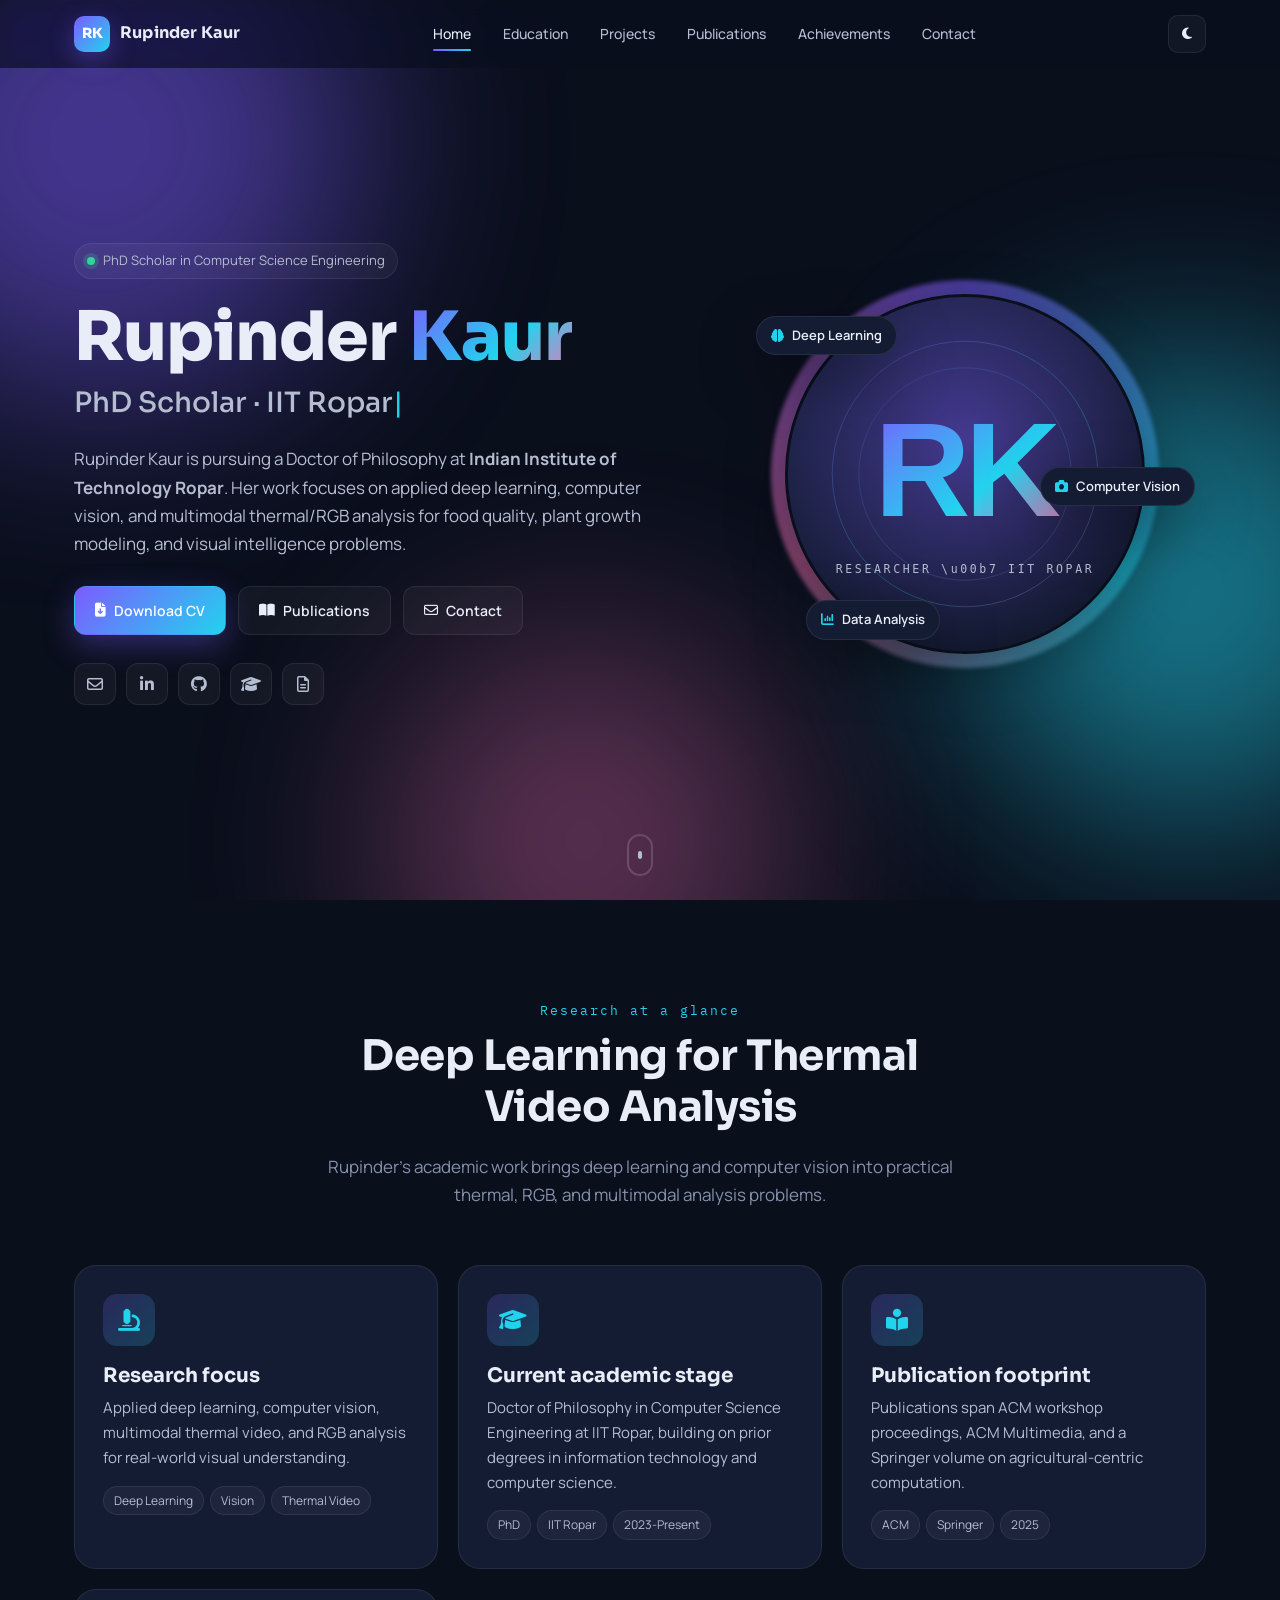
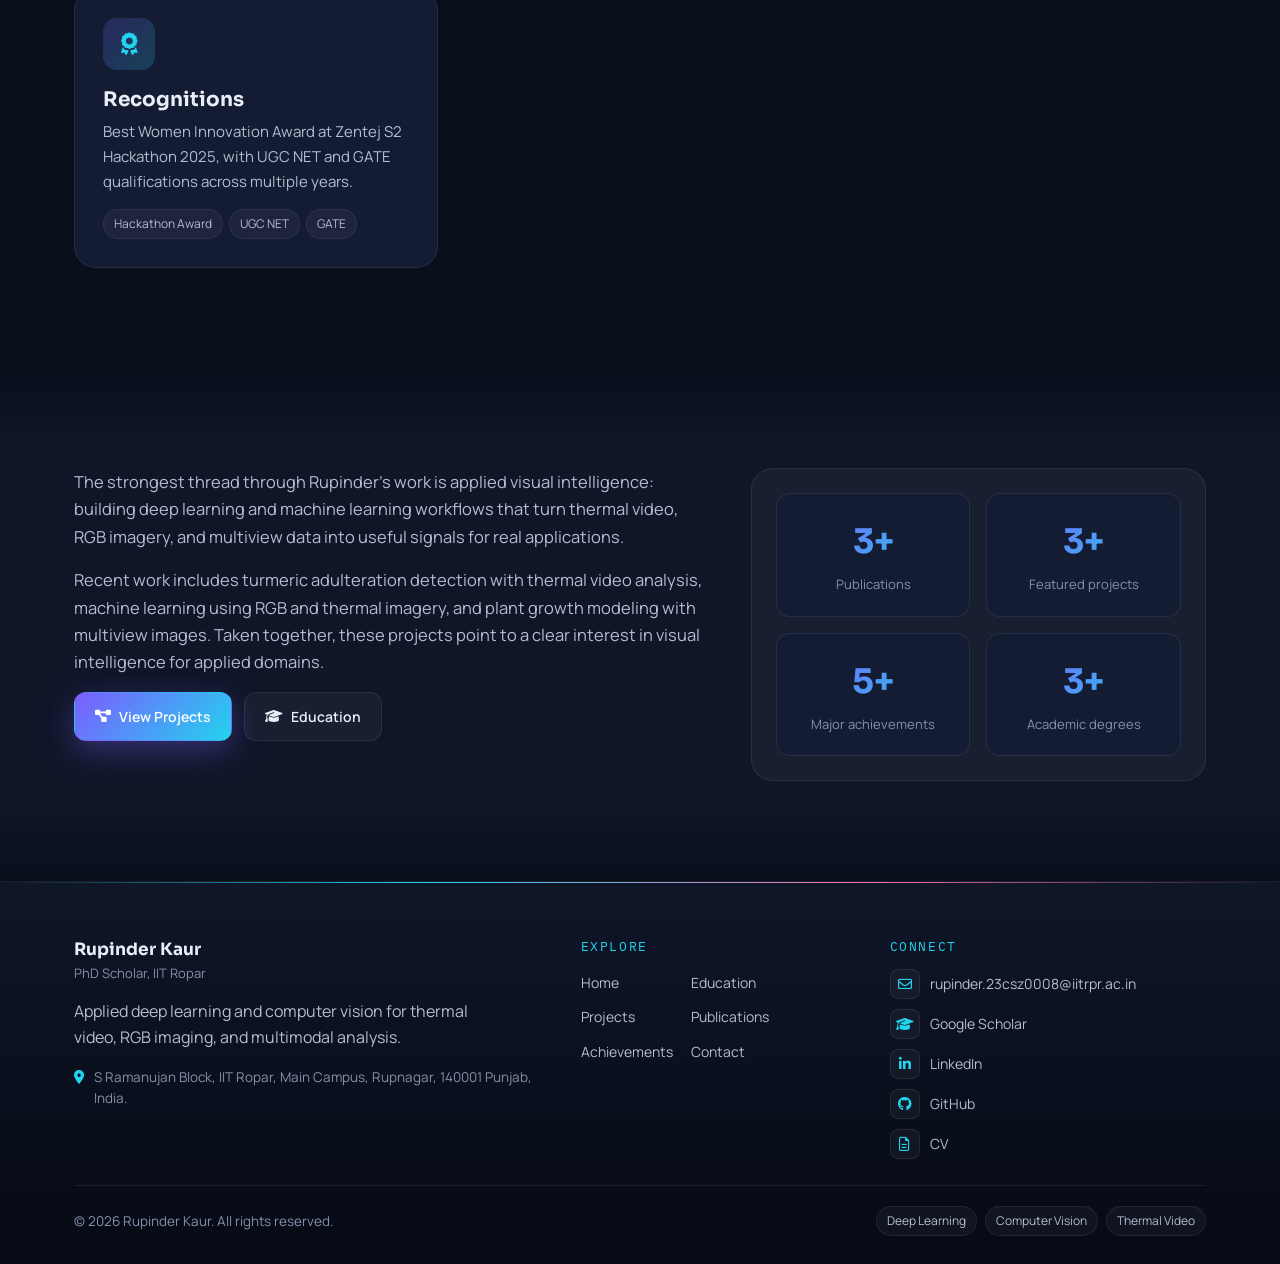
<file: index.html>
<!DOCTYPE html>
<html lang="en">
<head>
  <meta charset="UTF-8" />
  <meta name="viewport" content="width=device-width, initial-scale=1.0" />
  <meta name="description" content="Rupinder Kaur - PhD scholar in Computer Science Engineering at IIT Ropar." />
  <meta name="author" content="Rupinder Kaur" />
  <meta name="theme-color" content="#0b1220" />
  <title>Rupinder Kaur - IIT Ropar</title>

  <link rel="icon" type="image/svg+xml" href="assets/favicon.svg" />
  <link rel="preconnect" href="https://fonts.googleapis.com" />
  <link rel="preconnect" href="https://fonts.gstatic.com" crossorigin />
  <link href="https://fonts.googleapis.com/css2?family=IBM+Plex+Mono:wght@400;500&family=Manrope:wght@400;500;600;700;800&family=Sora:wght@500;600;700;800&display=swap" rel="stylesheet" />
  <link rel="stylesheet" href="https://cdnjs.cloudflare.com/ajax/libs/font-awesome/6.5.1/css/all.min.css" />
  <link rel="stylesheet" href="css/style.css" />
</head>
<body data-page="home">
  <div class="bg-orbs" aria-hidden="true">
    <span class="orb orb-1"></span>
    <span class="orb orb-2"></span>
    <span class="orb orb-3"></span>
  </div>

  <header class="navbar" id="navbar">
    <div class="nav-container">
      <a href="index.html" class="brand">
        <span class="brand-mark">RK</span>
        <span class="brand-text">Rupinder&nbsp;Kaur</span>
      </a>
      <nav class="nav-links" id="navLinks" aria-label="Primary">
        <a href="index.html" class="nav-link active">Home</a>
        <a href="about.html" class="nav-link">Education</a>
        <a href="research.html" class="nav-link">Projects</a>
        <a href="publications.html" class="nav-link">Publications</a>
        <a href="teaching.html" class="nav-link">Achievements</a>
        <a href="contact.html" class="nav-link">Contact</a>
      </nav>
      <div class="nav-actions">
        <button class="icon-btn" id="themeToggle" aria-label="Toggle theme" title="Toggle theme">
          <i class="fa-solid fa-moon"></i>
        </button>
        <button class="icon-btn menu-btn" id="menuBtn" aria-label="Open menu" aria-expanded="false">
          <i class="fa-solid fa-bars"></i>
        </button>
      </div>
    </div>
  </header>

  <main>
    <section id="home" class="hero">
      <div class="hero-inner">
        <div class="hero-text" data-animate="fade-up">
          <p class="eyebrow"><span class="dot"></span> PhD Scholar in Computer Science Engineering</p>
          <h1 class="hero-title">Rupinder <span class="gradient-text">Kaur</span></h1>
          <h2 class="hero-role"><span id="typed"></span><span class="cursor">|</span></h2>
          <p class="hero-desc">
            Rupinder Kaur is pursuing a Doctor of Philosophy at <strong>Indian Institute of Technology Ropar</strong>.
            Her work focuses on applied deep learning, computer vision, and multimodal thermal/RGB analysis for food
            quality, plant growth modeling, and visual intelligence problems.
          </p>
          <div class="hero-cta">
            <a href="docs/CV.pdf" class="btn btn-primary" target="_blank" rel="noopener"><i class="fa-solid fa-file-arrow-down"></i> Download CV</a>
            <a href="publications.html" class="btn btn-ghost"><i class="fa-solid fa-book-open"></i> Publications</a>
            <a href="contact.html" class="btn btn-ghost"><i class="fa-regular fa-envelope"></i> Contact</a>
          </div>
          <ul class="hero-socials" aria-label="Social links">
            <li><a href="mailto:rupinder.23csz0008@iitrpr.ac.in" aria-label="Email"><i class="fa-regular fa-envelope"></i></a></li>
            <li><a href="https://www.linkedin.com/in/rupinder-kaur-432367361/" target="_blank" rel="noopener" aria-label="LinkedIn"><i class="fa-brands fa-linkedin-in"></i></a></li>
            <li><a href="https://github.com/rupiinder-kaur" target="_blank" rel="noopener" aria-label="GitHub"><i class="fa-brands fa-github"></i></a></li>
            <li><a href="https://scholar.google.com/citations?hl=en&amp;user=rMJRRw0AAAAJ" target="_blank" rel="noopener" aria-label="Google Scholar"><i class="fa-solid fa-graduation-cap"></i></a></li>
            <li><a href="docs/CV.pdf" target="_blank" rel="noopener" aria-label="Curriculum Vitae"><i class="fa-regular fa-file-lines"></i></a></li>
          </ul>
        </div>
        <div class="hero-visual" data-animate="fade-left">
          <div class="avatar-wrap">
            <div class="avatar-ring"></div>
            <div class="avatar">
              <img src="assets/profile.svg" alt="Portrait of Rupinder Kaur" />
            </div>
            <div class="floating-badge badge-1"><i class="fa-solid fa-brain"></i> Deep Learning</div>
            <div class="floating-badge badge-2"><i class="fa-solid fa-camera"></i> Computer Vision</div>
            <div class="floating-badge badge-3"><i class="fa-solid fa-chart-column"></i> Data Analysis</div>
          </div>
        </div>
      </div>
      <a href="about.html" class="scroll-indicator" aria-label="Go to Education"><span></span></a>
    </section>

    <section class="section">
      <div class="container">
        <header class="section-head" data-animate="fade-up">
          <p class="section-eyebrow">Research at a glance</p>
          <h2 class="section-title">Deep Learning for Thermal Video Analysis</h2>
          <p class="section-sub">Rupinder's academic work brings deep learning and computer vision into practical thermal, RGB, and multimodal analysis problems.</p>
        </header>
        <div class="cards-grid">
          <article class="card" data-animate="fade-up">
            <div class="card-icon"><i class="fa-solid fa-microscope"></i></div>
            <h3>Research focus</h3>
            <p>Applied deep learning, computer vision, multimodal thermal video, and RGB analysis for real-world visual understanding.</p>
            <ul class="chips"><li>Deep Learning</li><li>Vision</li><li>Thermal Video</li></ul>
          </article>
          <article class="card" data-animate="fade-up" data-delay="80">
            <div class="card-icon"><i class="fa-solid fa-graduation-cap"></i></div>
            <h3>Current academic stage</h3>
            <p>Doctor of Philosophy in Computer Science Engineering at IIT Ropar, building on prior degrees in information technology and computer science.</p>
            <ul class="chips"><li>PhD</li><li>IIT Ropar</li><li>2023-Present</li></ul>
          </article>
          <article class="card" data-animate="fade-up" data-delay="160">
            <div class="card-icon"><i class="fa-solid fa-book-open-reader"></i></div>
            <h3>Publication footprint</h3>
            <p>Publications span ACM workshop proceedings, ACM Multimedia, and a Springer volume on agricultural-centric computation.</p>
            <ul class="chips"><li>ACM</li><li>Springer</li><li>2025</li></ul>
          </article>
          <article class="card" data-animate="fade-up" data-delay="240">
            <div class="card-icon"><i class="fa-solid fa-award"></i></div>
            <h3>Recognitions</h3>
            <p>Best Women Innovation Award at Zentej S2 Hackathon 2025, with UGC NET and GATE qualifications across multiple years.</p>
            <ul class="chips"><li>Hackathon Award</li><li>UGC NET</li><li>GATE</li></ul>
          </article>
        </div>
      </div>
    </section>

    <section class="section section-alt">
      <div class="container">
        <div class="about-grid">
          <div class="about-text" data-animate="fade-up">
            <p>
              The strongest thread through Rupinder's work is applied visual intelligence: building deep learning
              and machine learning workflows that turn thermal video, RGB imagery, and multiview data into useful
              signals for real applications.
            </p>
            <p>
              Recent work includes turmeric adulteration detection with thermal video analysis, machine learning using
              RGB and thermal imagery, and plant growth modeling with multiview images.
              Taken together, these projects point to a clear interest in visual intelligence for applied domains.
            </p>
            <div class="hero-cta">
              <a href="research.html" class="btn btn-primary"><i class="fa-solid fa-diagram-project"></i> View Projects</a>
              <a href="about.html" class="btn btn-ghost"><i class="fa-solid fa-graduation-cap"></i> Education</a>
            </div>
          </div>

          <aside class="about-stats" data-animate="fade-up" data-delay="120">
            <div class="stat-card">
              <div class="stat-num" data-count="3">0</div>
              <div class="stat-label">Publications</div>
            </div>
            <div class="stat-card">
              <div class="stat-num" data-count="3">0</div>
              <div class="stat-label">Featured projects</div>
            </div>
            <div class="stat-card">
              <div class="stat-num" data-count="5">0</div>
              <div class="stat-label">Major achievements</div>
            </div>
            <div class="stat-card">
              <div class="stat-num" data-count="3">0</div>
              <div class="stat-label">Academic degrees</div>
            </div>
          </aside>
        </div>
      </div>
    </section>
  </main>

  <footer class="footer">
    <div class="container footer-inner">
      <div class="footer-main">
        <div class="footer-intro">
          <a href="index.html" class="footer-brand">
            <span class="footer-brand-text">
              <strong>Rupinder Kaur</strong>
              <small>PhD Scholar, IIT Ropar</small>
            </span>
          </a>
          <p>Applied deep learning and computer vision for thermal video, RGB imaging, and multimodal analysis.</p>
          <address class="footer-address">
            <i class="fa-solid fa-location-dot"></i>
            <span>S Ramanujan Block, IIT Ropar, Main Campus, Rupnagar, 140001 Punjab, India.</span>
          </address>
        </div>
        <nav class="footer-col" aria-label="Footer navigation">
          <p class="footer-heading">Explore</p>
          <ul class="footer-links">
            <li><a href="index.html">Home</a></li>
            <li><a href="about.html">Education</a></li>
            <li><a href="research.html">Projects</a></li>
            <li><a href="publications.html">Publications</a></li>
            <li><a href="teaching.html">Achievements</a></li>
            <li><a href="contact.html">Contact</a></li>
          </ul>
        </nav>
        <div class="footer-col">
          <p class="footer-heading">Connect</p>
          <ul class="footer-socials" aria-label="Academic and social profiles">
            <li><a href="mailto:rupinder.23csz0008@iitrpr.ac.in"><i class="fa-regular fa-envelope"></i><span>rupinder.23csz0008@iitrpr.ac.in</span></a></li>
            <li><a href="https://scholar.google.com/citations?hl=en&amp;user=rMJRRw0AAAAJ" target="_blank" rel="noopener"><i class="fa-solid fa-graduation-cap"></i><span>Google Scholar</span></a></li>
            <li><a href="https://www.linkedin.com/in/rupinder-kaur-432367361/" target="_blank" rel="noopener"><i class="fa-brands fa-linkedin-in"></i><span>LinkedIn</span></a></li>
            <li><a href="https://github.com/rupiinder-kaur" target="_blank" rel="noopener"><i class="fa-brands fa-github"></i><span>GitHub</span></a></li>
            <li><a href="docs/CV.pdf" target="_blank" rel="noopener"><i class="fa-regular fa-file-lines"></i><span>CV</span></a></li>
          </ul>
        </div>
      </div>
      <div class="footer-bottom">
        <p class="copyright">&copy; <span id="year"></span> Rupinder Kaur. All rights reserved.</p>
        <div class="footer-tags" aria-label="Research themes">
          <span>Deep Learning</span>
          <span>Computer Vision</span>
          <span>Thermal Video</span>
        </div>
      </div>
    </div>
  </footer>

  <button class="to-top" id="toTop" aria-label="Back to top"><i class="fa-solid fa-arrow-up"></i></button>
  <script src="js/main.js"></script>
</body>
</html>
</file>
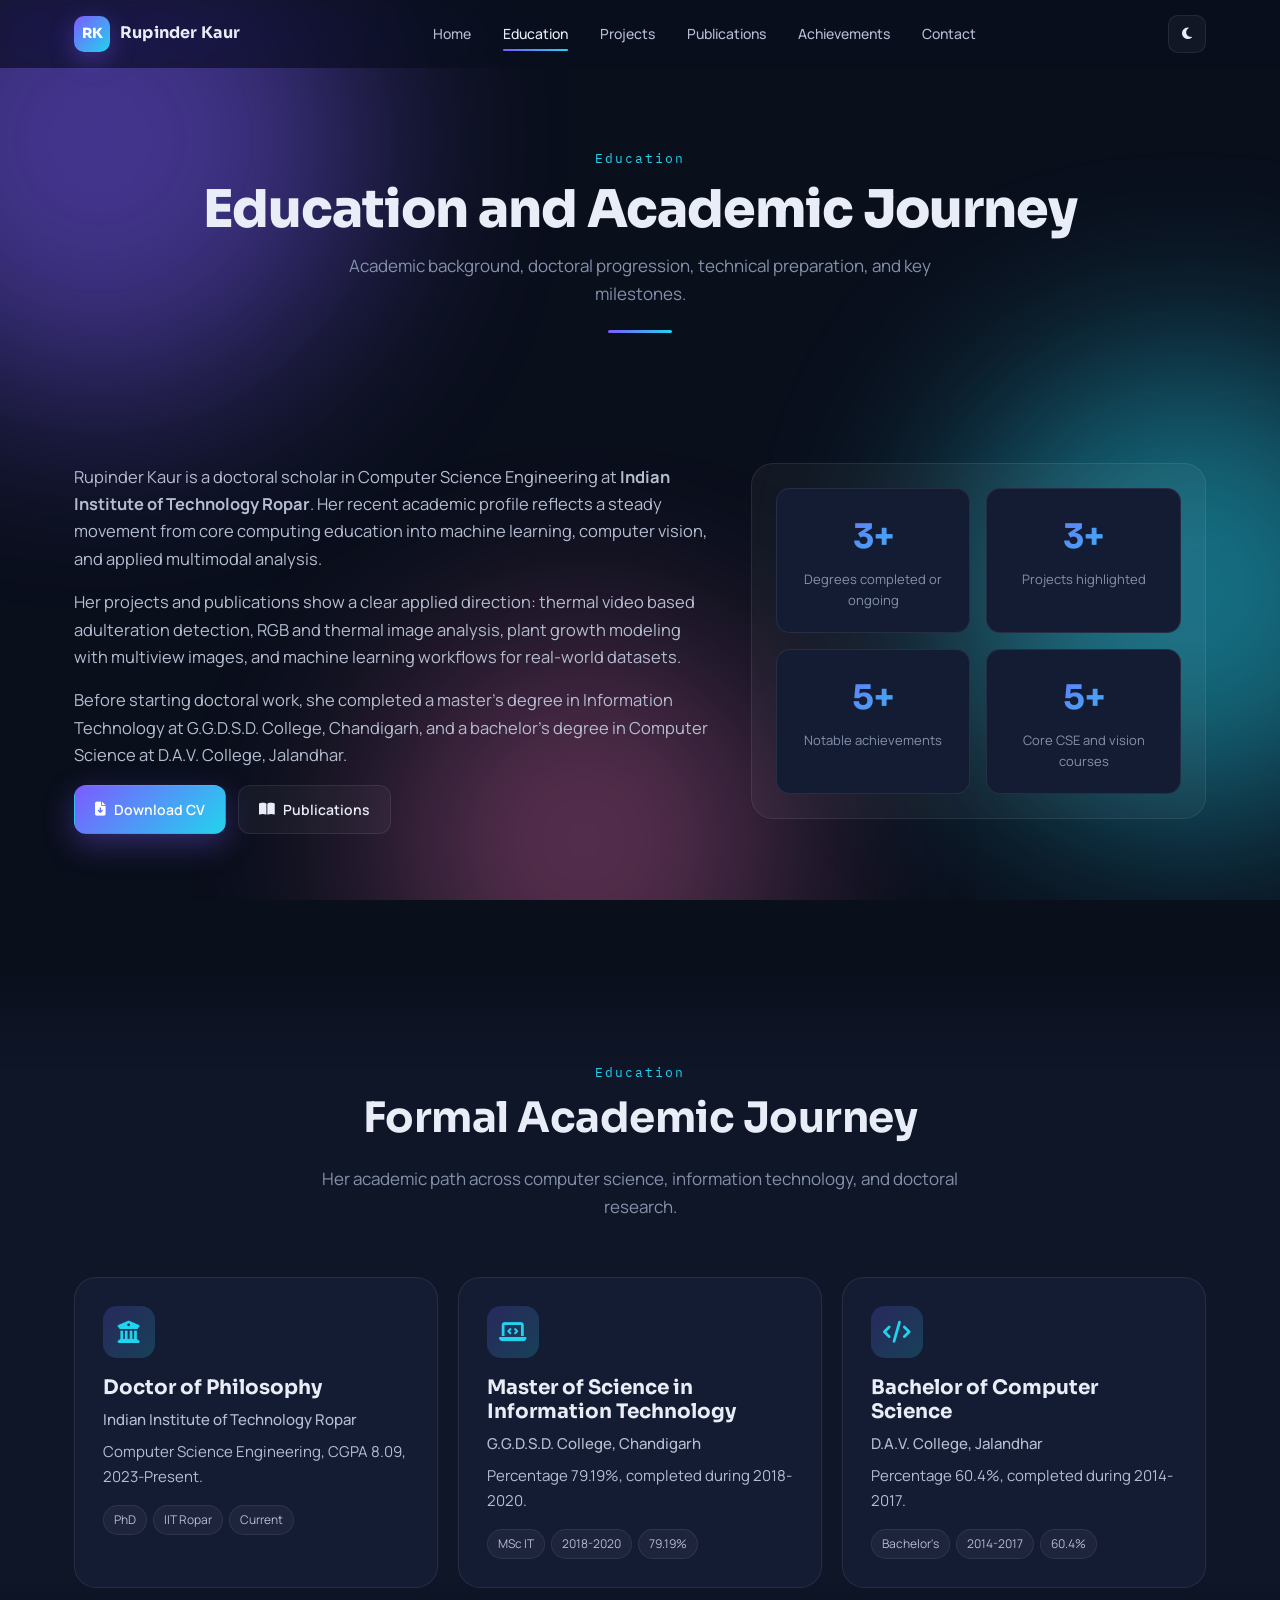
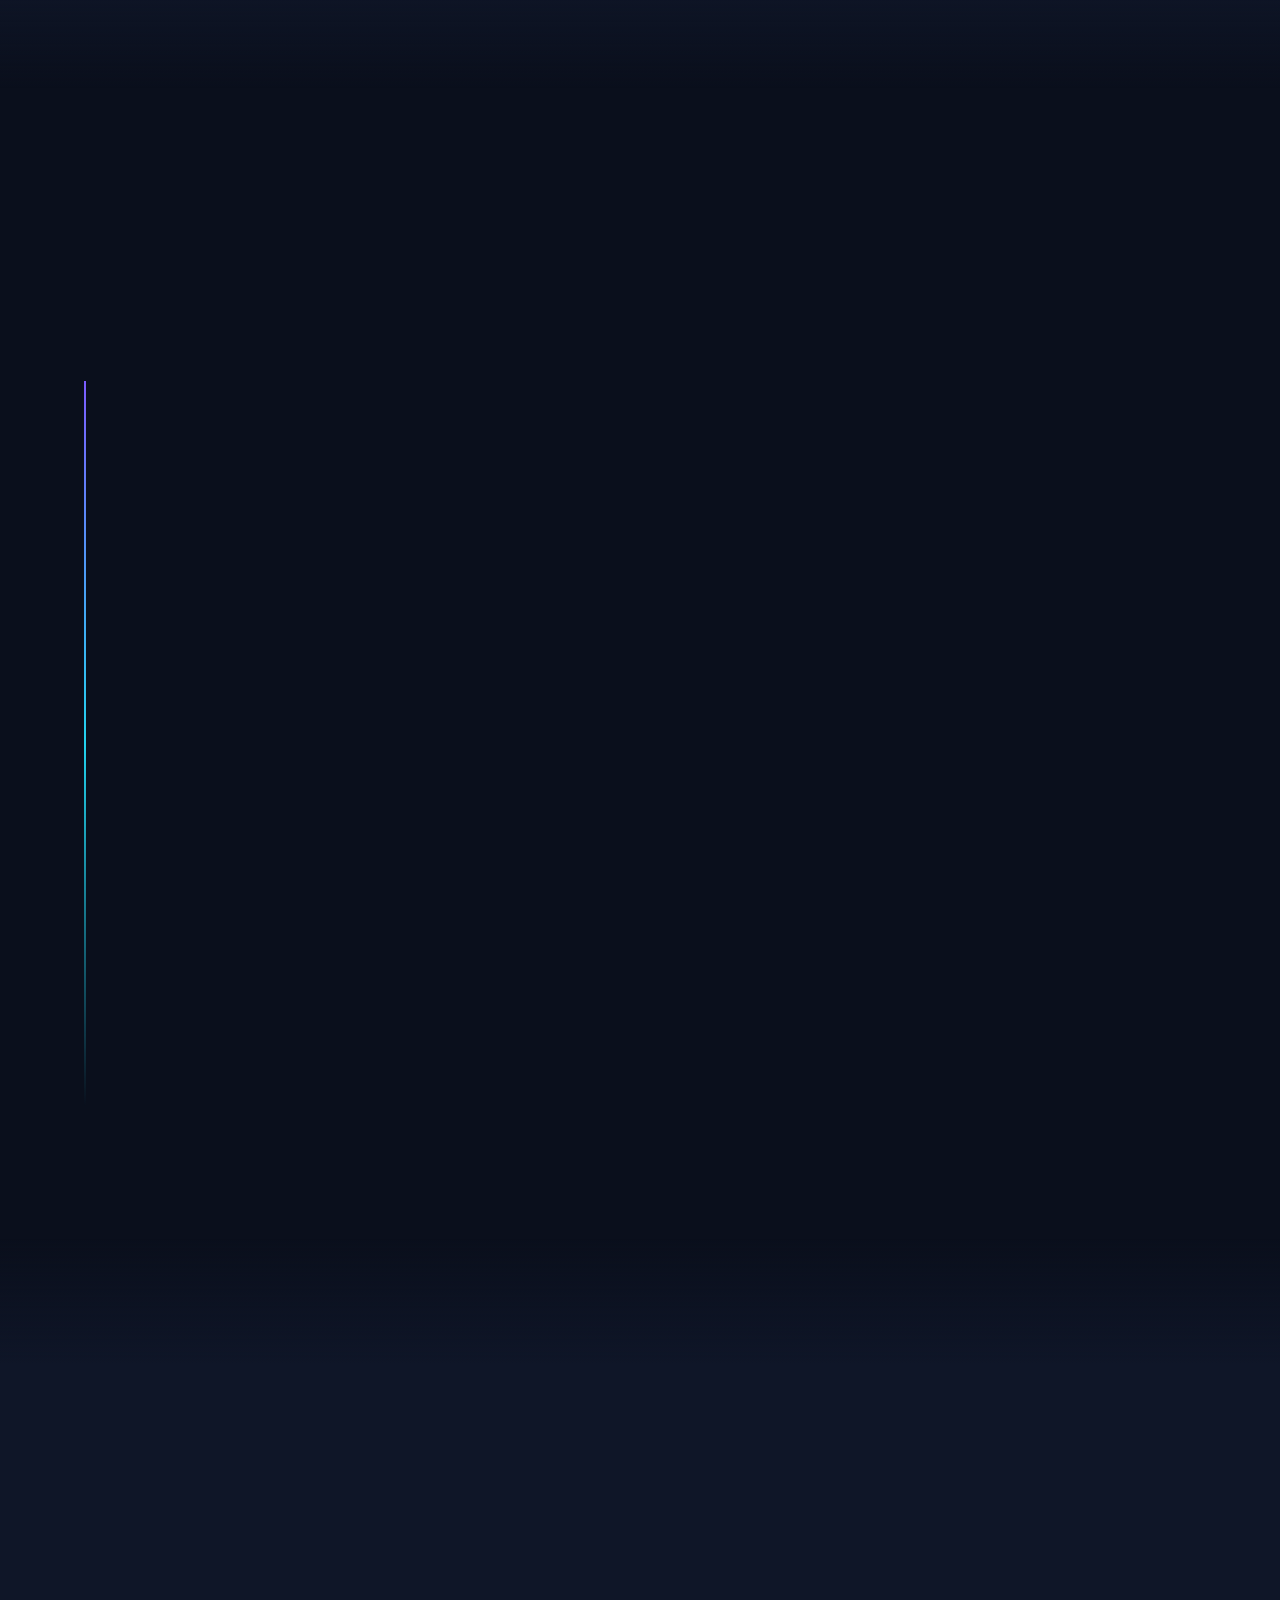
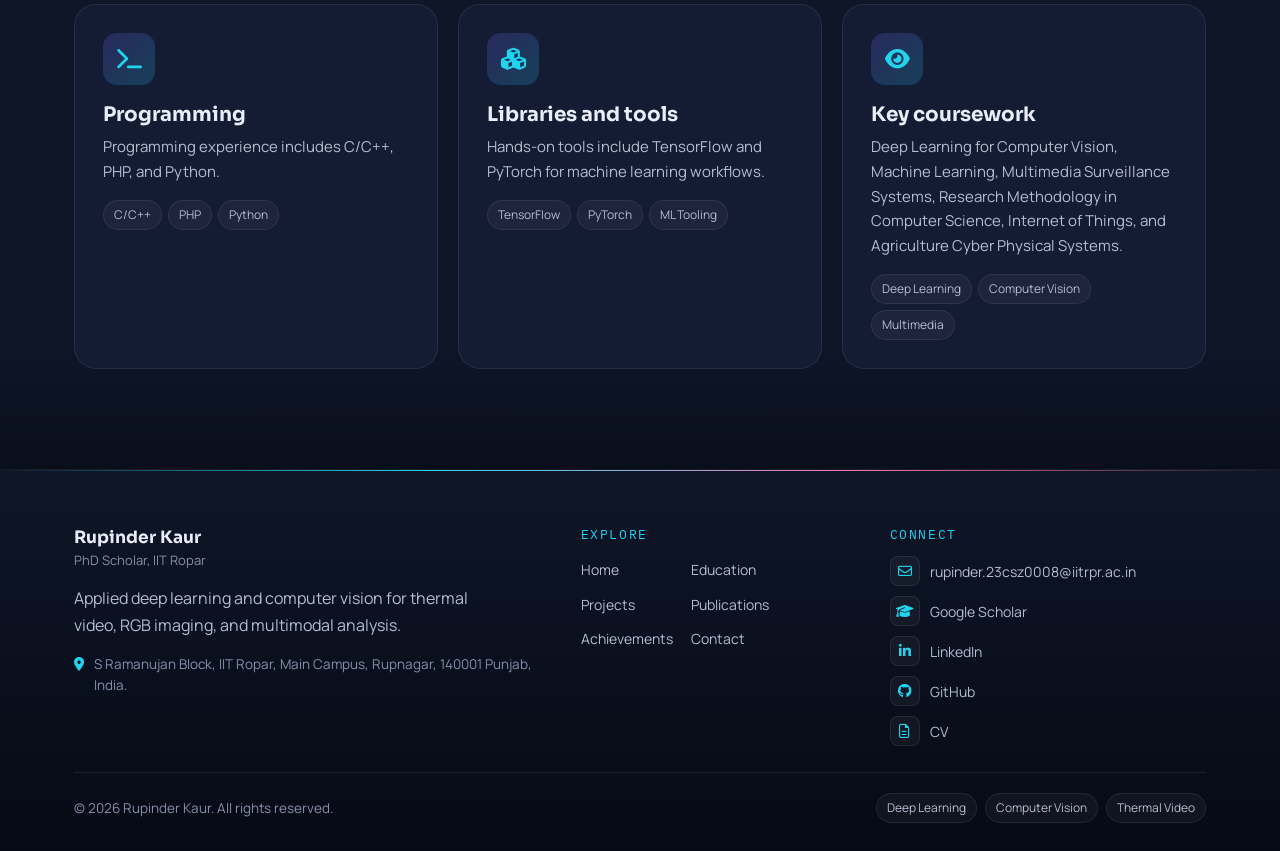
<file: about.html>
<!DOCTYPE html>
<html lang="en">
<head>
  <meta charset="UTF-8" />
  <meta name="viewport" content="width=device-width, initial-scale=1.0" />
  <meta name="description" content="Education and academic journey of Rupinder Kaur, PhD scholar at IIT Ropar." />
  <meta name="theme-color" content="#0b1220" />
  <title>Education - Rupinder Kaur</title>
  <link rel="icon" type="image/svg+xml" href="assets/favicon.svg" />
  <link rel="preconnect" href="https://fonts.googleapis.com" />
  <link rel="preconnect" href="https://fonts.gstatic.com" crossorigin />
  <link href="https://fonts.googleapis.com/css2?family=IBM+Plex+Mono:wght@400;500&family=Manrope:wght@400;500;600;700;800&family=Sora:wght@500;600;700;800&display=swap" rel="stylesheet" />
  <link rel="stylesheet" href="https://cdnjs.cloudflare.com/ajax/libs/font-awesome/6.5.1/css/all.min.css" />
  <link rel="stylesheet" href="css/style.css" />
</head>
<body data-page="about">
  <div class="bg-orbs" aria-hidden="true">
    <span class="orb orb-1"></span>
    <span class="orb orb-2"></span>
    <span class="orb orb-3"></span>
  </div>

  <header class="navbar" id="navbar">
    <div class="nav-container">
      <a href="index.html" class="brand">
        <span class="brand-mark">RK</span>
        <span class="brand-text">Rupinder&nbsp;Kaur</span>
      </a>
      <nav class="nav-links" id="navLinks" aria-label="Primary">
        <a href="index.html" class="nav-link">Home</a>
        <a href="about.html" class="nav-link active">Education</a>
        <a href="research.html" class="nav-link">Projects</a>
        <a href="publications.html" class="nav-link">Publications</a>
        <a href="teaching.html" class="nav-link">Achievements</a>
        <a href="contact.html" class="nav-link">Contact</a>
      </nav>
      <div class="nav-actions">
        <button class="icon-btn" id="themeToggle" aria-label="Toggle theme" title="Toggle theme">
          <i class="fa-solid fa-moon"></i>
        </button>
        <button class="icon-btn menu-btn" id="menuBtn" aria-label="Open menu" aria-expanded="false">
          <i class="fa-solid fa-bars"></i>
        </button>
      </div>
    </div>
  </header>

  <main>
    <section class="page-header">
      <div class="container">
        <p class="section-eyebrow" data-animate="fade-up">Education</p>
        <h1 class="page-title" data-animate="fade-up">Education and Academic Journey</h1>
        <p class="page-sub" data-animate="fade-up" data-delay="80">Academic background, doctoral progression, technical preparation, and key milestones.</p>
      </div>
    </section>

    <section class="section">
      <div class="container">
        <div class="about-grid">
          <div class="about-text" data-animate="fade-up">
            <p>
              Rupinder Kaur is a doctoral scholar in Computer Science Engineering at <strong>Indian Institute of Technology Ropar</strong>.
              Her recent academic profile reflects a steady movement from core computing education into machine learning,
              computer vision, and applied multimodal analysis.
            </p>
            <p>
              Her projects and publications show a clear applied direction: thermal video based adulteration
              detection, RGB and thermal image analysis, plant growth modeling with multiview images, and machine learning
              workflows for real-world datasets.
            </p>
            <p>
              Before starting doctoral work, she completed a master's degree in Information Technology at G.G.D.S.D. College,
              Chandigarh, and a bachelor's degree in Computer Science at D.A.V. College, Jalandhar.
            </p>
            <div class="hero-cta">
              <a href="docs/CV.pdf" class="btn btn-primary" target="_blank" rel="noopener">
                <i class="fa-solid fa-file-arrow-down"></i> Download CV
              </a>
              <a href="publications.html" class="btn btn-ghost">
                <i class="fa-solid fa-book-open"></i> Publications
              </a>
            </div>
          </div>

          <aside class="about-stats" data-animate="fade-up" data-delay="120">
            <div class="stat-card">
              <div class="stat-num" data-count="3">0</div>
              <div class="stat-label">Degrees completed or ongoing</div>
            </div>
            <div class="stat-card">
              <div class="stat-num" data-count="3">0</div>
              <div class="stat-label">Projects highlighted</div>
            </div>
            <div class="stat-card">
              <div class="stat-num" data-count="5">0</div>
              <div class="stat-label">Notable achievements</div>
            </div>
            <div class="stat-card">
              <div class="stat-num" data-count="5">0</div>
              <div class="stat-label">Core CSE and vision courses</div>
            </div>
          </aside>
        </div>
      </div>
    </section>

    <section class="section section-alt">
      <div class="container">
        <header class="section-head" data-animate="fade-up">
          <p class="section-eyebrow">Education</p>
          <h2 class="section-title">Formal Academic Journey</h2>
          <p class="section-sub">Her academic path across computer science, information technology, and doctoral research.</p>
        </header>
        <div class="cards-grid">
          <article class="card" data-animate="fade-up">
            <div class="card-icon"><i class="fa-solid fa-building-columns"></i></div>
            <h3>Doctor of Philosophy</h3>
            <p class="tl-org">Indian Institute of Technology Ropar</p>
            <p>Computer Science Engineering, CGPA 8.09, 2023-Present.</p>
            <ul class="chips"><li>PhD</li><li>IIT Ropar</li><li>Current</li></ul>
          </article>
          <article class="card" data-animate="fade-up" data-delay="90">
            <div class="card-icon"><i class="fa-solid fa-laptop-code"></i></div>
            <h3>Master of Science in Information Technology</h3>
            <p class="tl-org">G.G.D.S.D. College, Chandigarh</p>
            <p>Percentage 79.19%, completed during 2018-2020.</p>
            <ul class="chips"><li>MSc IT</li><li>2018-2020</li><li>79.19%</li></ul>
          </article>
          <article class="card" data-animate="fade-up" data-delay="180">
            <div class="card-icon"><i class="fa-solid fa-code"></i></div>
            <h3>Bachelor of Computer Science</h3>
            <p class="tl-org">D.A.V. College, Jalandhar</p>
            <p>Percentage 60.4%, completed during 2014-2017.</p>
            <ul class="chips"><li>Bachelor's</li><li>2014-2017</li><li>60.4%</li></ul>
          </article>
        </div>
      </div>
    </section>

    <section class="section">
      <div class="container">
        <header class="section-head" data-animate="fade-up">
          <p class="section-eyebrow">Timeline</p>
          <h2 class="section-title">Academic Milestones</h2>
          <p class="section-sub">A chronological view of her education, doctoral work, and professional development.</p>
        </header>
        <div class="timeline">
          <div class="tl-item" data-animate="fade-up">
            <div class="tl-dot"></div>
            <div class="tl-card">
              <span class="tl-date">2014 - 2017</span>
              <h3>Bachelor of Computer Science</h3>
              <p class="tl-org">D.A.V. College, Jalandhar</p>
              <p>Completed undergraduate studies in computer science, building the core programming and computing background for later academic work.</p>
            </div>
          </div>
          <div class="tl-item" data-animate="fade-up">
            <div class="tl-dot"></div>
            <div class="tl-card">
              <span class="tl-date">2018 - 2020</span>
              <h3>Master of Science in Information Technology</h3>
              <p class="tl-org">G.G.D.S.D. College, Chandigarh</p>
              <p>Completed master's study in information technology, including application development work and industrial training in Angular and PHP.</p>
            </div>
          </div>
          <div class="tl-item" data-animate="fade-up">
            <div class="tl-dot"></div>
            <div class="tl-card">
              <span class="tl-date">2023 - Present</span>
              <h3>Doctor of Philosophy in Computer Science Engineering</h3>
              <p class="tl-org">Indian Institute of Technology Ropar</p>
              <p>Current doctoral work focuses on deep learning, computer vision, thermal/RGB imaging, and multimodal analysis.</p>
            </div>
          </div>
          <div class="tl-item" data-animate="fade-up">
            <div class="tl-dot"></div>
            <div class="tl-card">
              <span class="tl-date">2025</span>
              <h3>Conference Service</h3>
              <p class="tl-org">10th International Conference on Computer Vision &amp; Image Processing (CVIP)</p>
              <p>Contributed as a volunteer, adding conference service and event participation to her academic experience.</p>
            </div>
          </div>
        </div>
      </div>
    </section>

    <section class="section section-alt">
      <div class="container">
        <header class="section-head" data-animate="fade-up">
          <p class="section-eyebrow">Skills</p>
          <h2 class="section-title">Technical Toolkit and Coursework</h2>
          <p class="section-sub">Programming experience, machine learning tools, and coursework supporting her research work.</p>
        </header>
        <div class="cards-grid">
          <article class="card" data-animate="fade-up">
            <div class="card-icon"><i class="fa-solid fa-terminal"></i></div>
            <h3>Programming</h3>
            <p>Programming experience includes C/C++, PHP, and Python.</p>
            <ul class="chips"><li>C/C++</li><li>PHP</li><li>Python</li></ul>
          </article>
          <article class="card" data-animate="fade-up" data-delay="80">
            <div class="card-icon"><i class="fa-solid fa-cubes"></i></div>
            <h3>Libraries and tools</h3>
            <p>Hands-on tools include TensorFlow and PyTorch for machine learning workflows.</p>
            <ul class="chips"><li>TensorFlow</li><li>PyTorch</li><li>ML Tooling</li></ul>
          </article>
          <article class="card" data-animate="fade-up" data-delay="160">
            <div class="card-icon"><i class="fa-solid fa-eye"></i></div>
            <h3>Key coursework</h3>
            <p>Deep Learning for Computer Vision, Machine Learning, Multimedia Surveillance Systems, Research Methodology in Computer Science, Internet of Things, and Agriculture Cyber Physical Systems.</p>
            <ul class="chips"><li>Deep Learning</li><li>Computer Vision</li><li>Multimedia</li></ul>
          </article>
        </div>
      </div>
    </section>
  </main>

  <footer class="footer">
    <div class="container footer-inner">
      <div class="footer-main">
        <div class="footer-intro">
          <a href="index.html" class="footer-brand">
            <span class="footer-brand-text">
              <strong>Rupinder Kaur</strong>
              <small>PhD Scholar, IIT Ropar</small>
            </span>
          </a>
          <p>Applied deep learning and computer vision for thermal video, RGB imaging, and multimodal analysis.</p>
          <address class="footer-address">
            <i class="fa-solid fa-location-dot"></i>
            <span>S Ramanujan Block, IIT Ropar, Main Campus, Rupnagar, 140001 Punjab, India.</span>
          </address>
        </div>
        <nav class="footer-col" aria-label="Footer navigation">
          <p class="footer-heading">Explore</p>
          <ul class="footer-links">
            <li><a href="index.html">Home</a></li>
            <li><a href="about.html">Education</a></li>
            <li><a href="research.html">Projects</a></li>
            <li><a href="publications.html">Publications</a></li>
            <li><a href="teaching.html">Achievements</a></li>
            <li><a href="contact.html">Contact</a></li>
          </ul>
        </nav>
        <div class="footer-col">
          <p class="footer-heading">Connect</p>
          <ul class="footer-socials" aria-label="Academic and social profiles">
            <li><a href="mailto:rupinder.23csz0008@iitrpr.ac.in"><i class="fa-regular fa-envelope"></i><span>rupinder.23csz0008@iitrpr.ac.in</span></a></li>
            <li><a href="https://scholar.google.com/citations?hl=en&amp;user=rMJRRw0AAAAJ" target="_blank" rel="noopener"><i class="fa-solid fa-graduation-cap"></i><span>Google Scholar</span></a></li>
            <li><a href="https://www.linkedin.com/in/rupinder-kaur-432367361/" target="_blank" rel="noopener"><i class="fa-brands fa-linkedin-in"></i><span>LinkedIn</span></a></li>
            <li><a href="https://github.com/rupiinder-kaur" target="_blank" rel="noopener"><i class="fa-brands fa-github"></i><span>GitHub</span></a></li>
            <li><a href="docs/CV.pdf" target="_blank" rel="noopener"><i class="fa-regular fa-file-lines"></i><span>CV</span></a></li>
          </ul>
        </div>
      </div>
      <div class="footer-bottom">
        <p class="copyright">&copy; <span id="year"></span> Rupinder Kaur. All rights reserved.</p>
        <div class="footer-tags" aria-label="Research themes">
          <span>Deep Learning</span>
          <span>Computer Vision</span>
          <span>Thermal Video</span>
        </div>
      </div>
    </div>
  </footer>

  <button class="to-top" id="toTop" aria-label="Back to top"><i class="fa-solid fa-arrow-up"></i></button>
  <script src="js/main.js"></script>
</body>
</html>
</file>
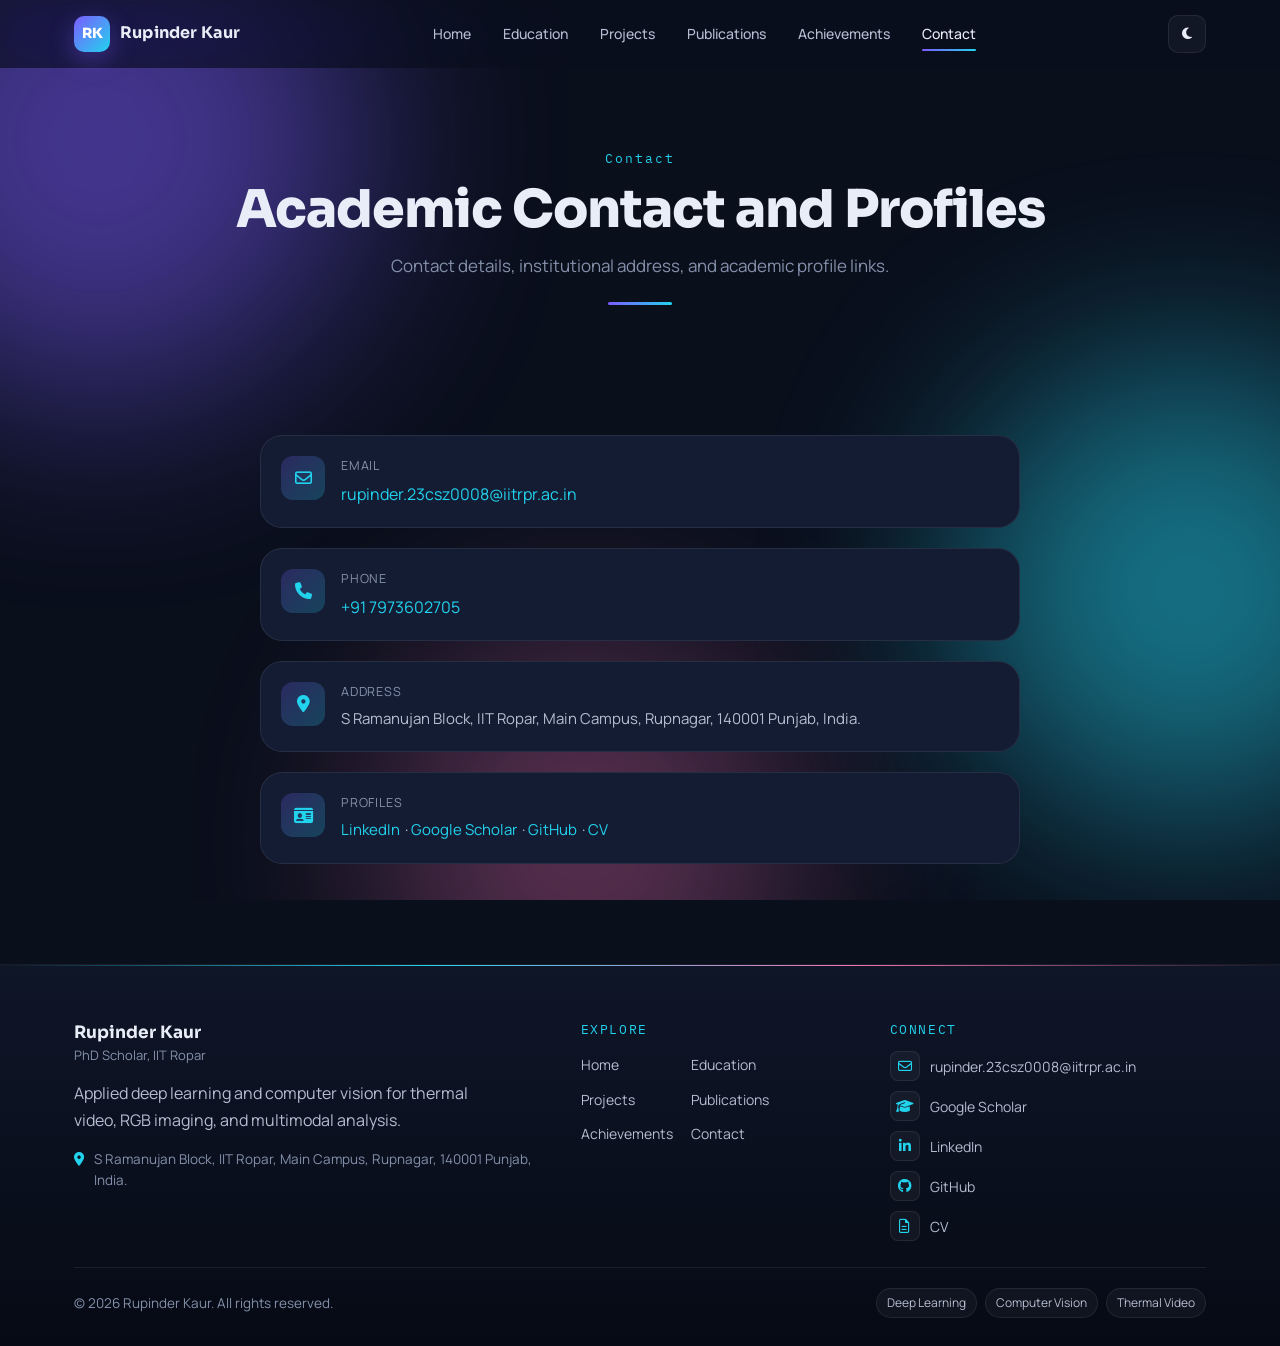
<file: contact.html>
<!DOCTYPE html>
<html lang="en">
<head>
  <meta charset="UTF-8" />
  <meta name="viewport" content="width=device-width, initial-scale=1.0" />
  <meta name="description" content="Contact Rupinder Kaur." />
  <meta name="theme-color" content="#0b1220" />
  <title>Contact - Rupinder Kaur</title>
  <link rel="icon" type="image/svg+xml" href="assets/favicon.svg" />
  <link rel="preconnect" href="https://fonts.googleapis.com" />
  <link rel="preconnect" href="https://fonts.gstatic.com" crossorigin />
  <link href="https://fonts.googleapis.com/css2?family=IBM+Plex+Mono:wght@400;500&family=Manrope:wght@400;500;600;700;800&family=Sora:wght@500;600;700;800&display=swap" rel="stylesheet" />
  <link rel="stylesheet" href="https://cdnjs.cloudflare.com/ajax/libs/font-awesome/6.5.1/css/all.min.css" />
  <link rel="stylesheet" href="css/style.css" />
</head>
<body data-page="contact">
  <div class="bg-orbs" aria-hidden="true">
    <span class="orb orb-1"></span>
    <span class="orb orb-2"></span>
    <span class="orb orb-3"></span>
  </div>

  <header class="navbar" id="navbar">
    <div class="nav-container">
      <a href="index.html" class="brand">
        <span class="brand-mark">RK</span>
        <span class="brand-text">Rupinder&nbsp;Kaur</span>
      </a>
      <nav class="nav-links" id="navLinks" aria-label="Primary">
        <a href="index.html" class="nav-link">Home</a>
        <a href="about.html" class="nav-link">Education</a>
        <a href="research.html" class="nav-link">Projects</a>
        <a href="publications.html" class="nav-link">Publications</a>
        <a href="teaching.html" class="nav-link">Achievements</a>
        <a href="contact.html" class="nav-link active">Contact</a>
      </nav>
      <div class="nav-actions">
        <button class="icon-btn" id="themeToggle" aria-label="Toggle theme" title="Toggle theme">
          <i class="fa-solid fa-moon"></i>
        </button>
        <button class="icon-btn menu-btn" id="menuBtn" aria-label="Open menu" aria-expanded="false">
          <i class="fa-solid fa-bars"></i>
        </button>
      </div>
    </div>
  </header>

  <main>
    <section class="page-header">
      <div class="container">
        <p class="section-eyebrow" data-animate="fade-up">Contact</p>
        <h1 class="page-title" data-animate="fade-up">Academic Contact and Profiles</h1>
        <p class="page-sub" data-animate="fade-up" data-delay="80">Contact details, institutional address, and academic profile links.</p>
      </div>
    </section>

    <section class="section">
      <div class="container">
        <div class="contact-grid contact-grid-single">
          <div class="contact-info" data-animate="fade-up">
            <div class="contact-row">
              <i class="fa-regular fa-envelope"></i>
              <div>
                <p class="contact-label">Email</p>
                <a href="mailto:rupinder.23csz0008@iitrpr.ac.in">rupinder.23csz0008@iitrpr.ac.in</a>
              </div>
            </div>
            <div class="contact-row">
              <i class="fa-solid fa-phone"></i>
              <div>
                <p class="contact-label">Phone</p>
                <a href="tel:+917973602705">+91 7973602705</a>
              </div>
            </div>
            <div class="contact-row">
              <i class="fa-solid fa-location-dot"></i>
              <div>
                <p class="contact-label">Address</p>
                <p>S Ramanujan Block, IIT Ropar, Main Campus, Rupnagar, 140001 Punjab, India.</p>
              </div>
            </div>
            <div class="contact-row">
              <i class="fa-solid fa-id-card"></i>
              <div>
                <p class="contact-label">Profiles</p>
                <p class="profile-links">
                  <a href="https://www.linkedin.com/in/rupinder-kaur-432367361/" target="_blank" rel="noopener">LinkedIn</a> &middot;
                  <a href="https://scholar.google.com/citations?hl=en&amp;user=rMJRRw0AAAAJ" target="_blank" rel="noopener">Google Scholar</a> &middot;
                  <a href="https://github.com/rupiinder-kaur" target="_blank" rel="noopener">GitHub</a> &middot;
                  <a href="docs/CV.pdf" target="_blank" rel="noopener">CV</a>
                </p>
              </div>
            </div>
          </div>
        </div>
      </div>
    </section>
  </main>

  <footer class="footer">
    <div class="container footer-inner">
      <div class="footer-main">
        <div class="footer-intro">
          <a href="index.html" class="footer-brand">
            <span class="footer-brand-text">
              <strong>Rupinder Kaur</strong>
              <small>PhD Scholar, IIT Ropar</small>
            </span>
          </a>
          <p>Applied deep learning and computer vision for thermal video, RGB imaging, and multimodal analysis.</p>
          <address class="footer-address">
            <i class="fa-solid fa-location-dot"></i>
            <span>S Ramanujan Block, IIT Ropar, Main Campus, Rupnagar, 140001 Punjab, India.</span>
          </address>
        </div>
        <nav class="footer-col" aria-label="Footer navigation">
          <p class="footer-heading">Explore</p>
          <ul class="footer-links">
            <li><a href="index.html">Home</a></li>
            <li><a href="about.html">Education</a></li>
            <li><a href="research.html">Projects</a></li>
            <li><a href="publications.html">Publications</a></li>
            <li><a href="teaching.html">Achievements</a></li>
            <li><a href="contact.html">Contact</a></li>
          </ul>
        </nav>
        <div class="footer-col">
          <p class="footer-heading">Connect</p>
          <ul class="footer-socials" aria-label="Academic and social profiles">
            <li><a href="mailto:rupinder.23csz0008@iitrpr.ac.in"><i class="fa-regular fa-envelope"></i><span>rupinder.23csz0008@iitrpr.ac.in</span></a></li>
            <li><a href="https://scholar.google.com/citations?hl=en&amp;user=rMJRRw0AAAAJ" target="_blank" rel="noopener"><i class="fa-solid fa-graduation-cap"></i><span>Google Scholar</span></a></li>
            <li><a href="https://www.linkedin.com/in/rupinder-kaur-432367361/" target="_blank" rel="noopener"><i class="fa-brands fa-linkedin-in"></i><span>LinkedIn</span></a></li>
            <li><a href="https://github.com/rupiinder-kaur" target="_blank" rel="noopener"><i class="fa-brands fa-github"></i><span>GitHub</span></a></li>
            <li><a href="docs/CV.pdf" target="_blank" rel="noopener"><i class="fa-regular fa-file-lines"></i><span>CV</span></a></li>
          </ul>
        </div>
      </div>
      <div class="footer-bottom">
        <p class="copyright">&copy; <span id="year"></span> Rupinder Kaur. All rights reserved.</p>
        <div class="footer-tags" aria-label="Research themes">
          <span>Deep Learning</span>
          <span>Computer Vision</span>
          <span>Thermal Video</span>
        </div>
      </div>
    </div>
  </footer>

  <button class="to-top" id="toTop" aria-label="Back to top"><i class="fa-solid fa-arrow-up"></i></button>
  <script src="js/main.js"></script>
</body>
</html>
</file>
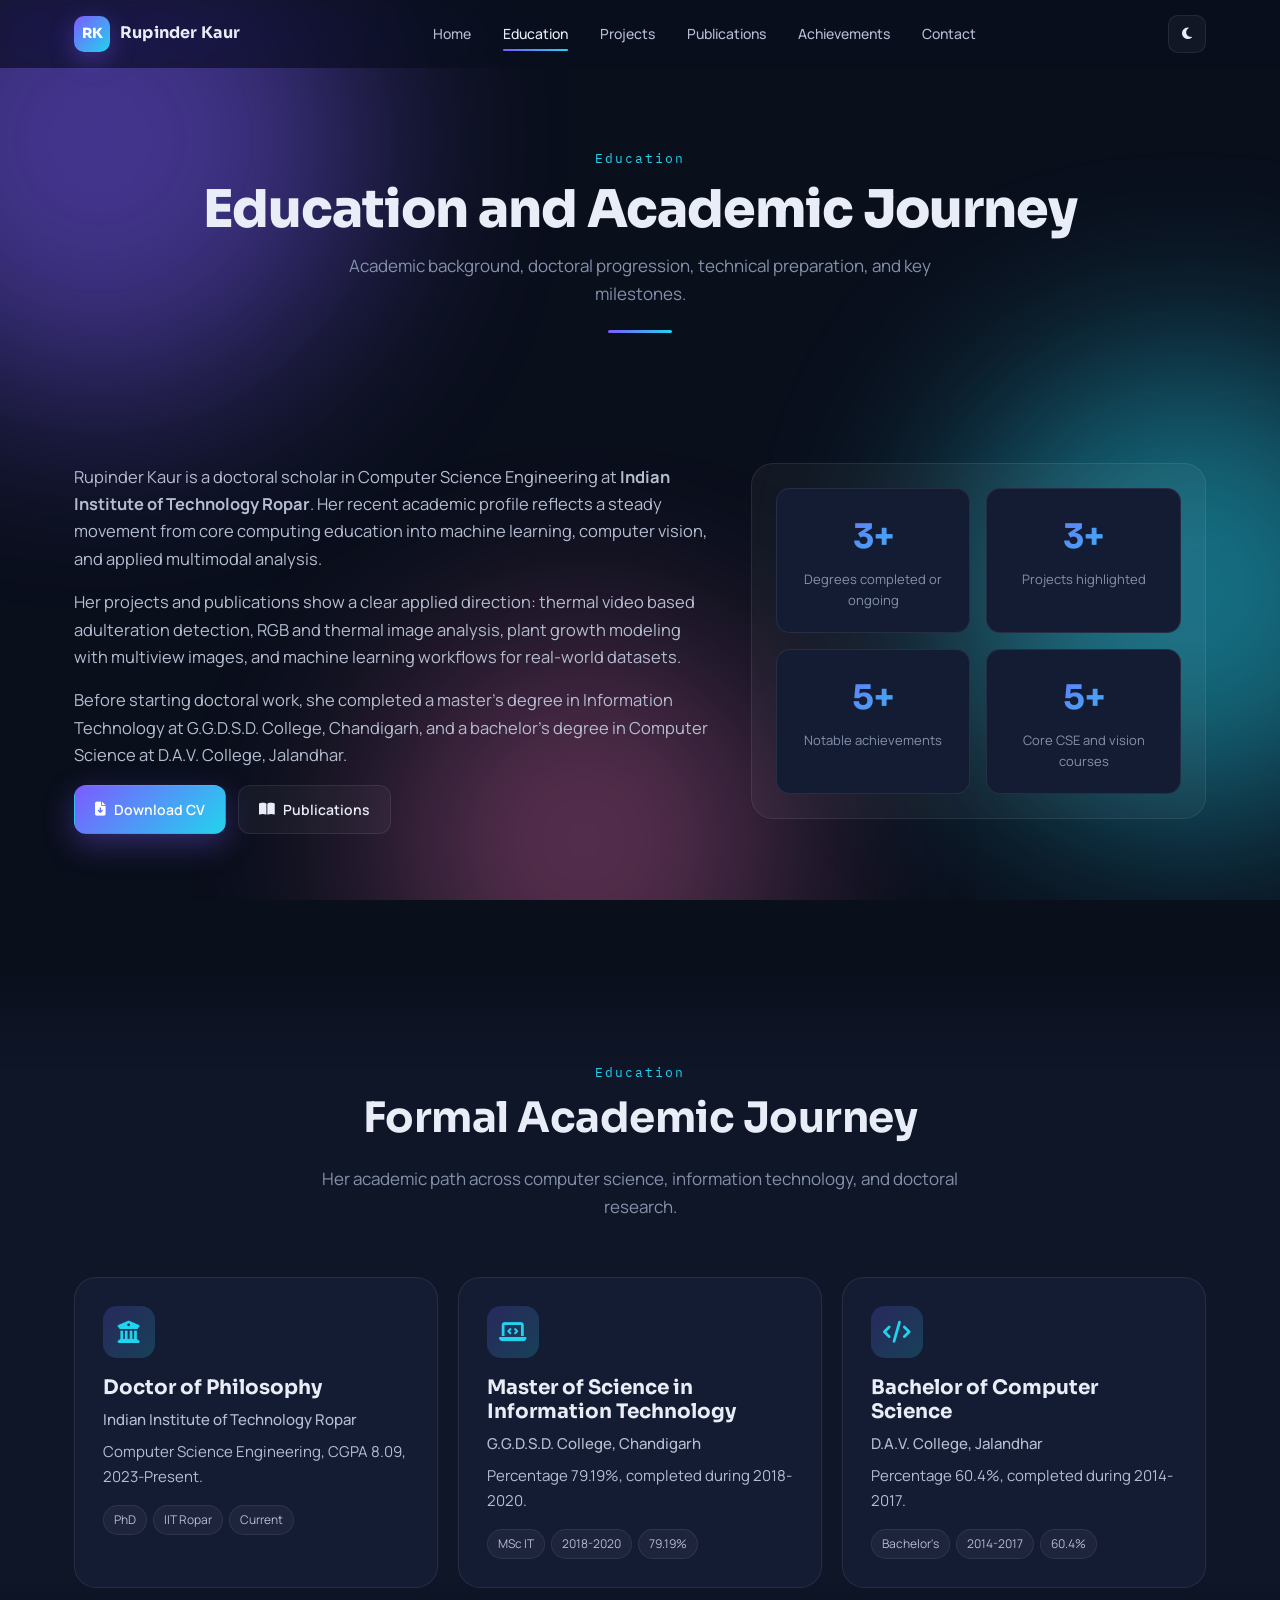
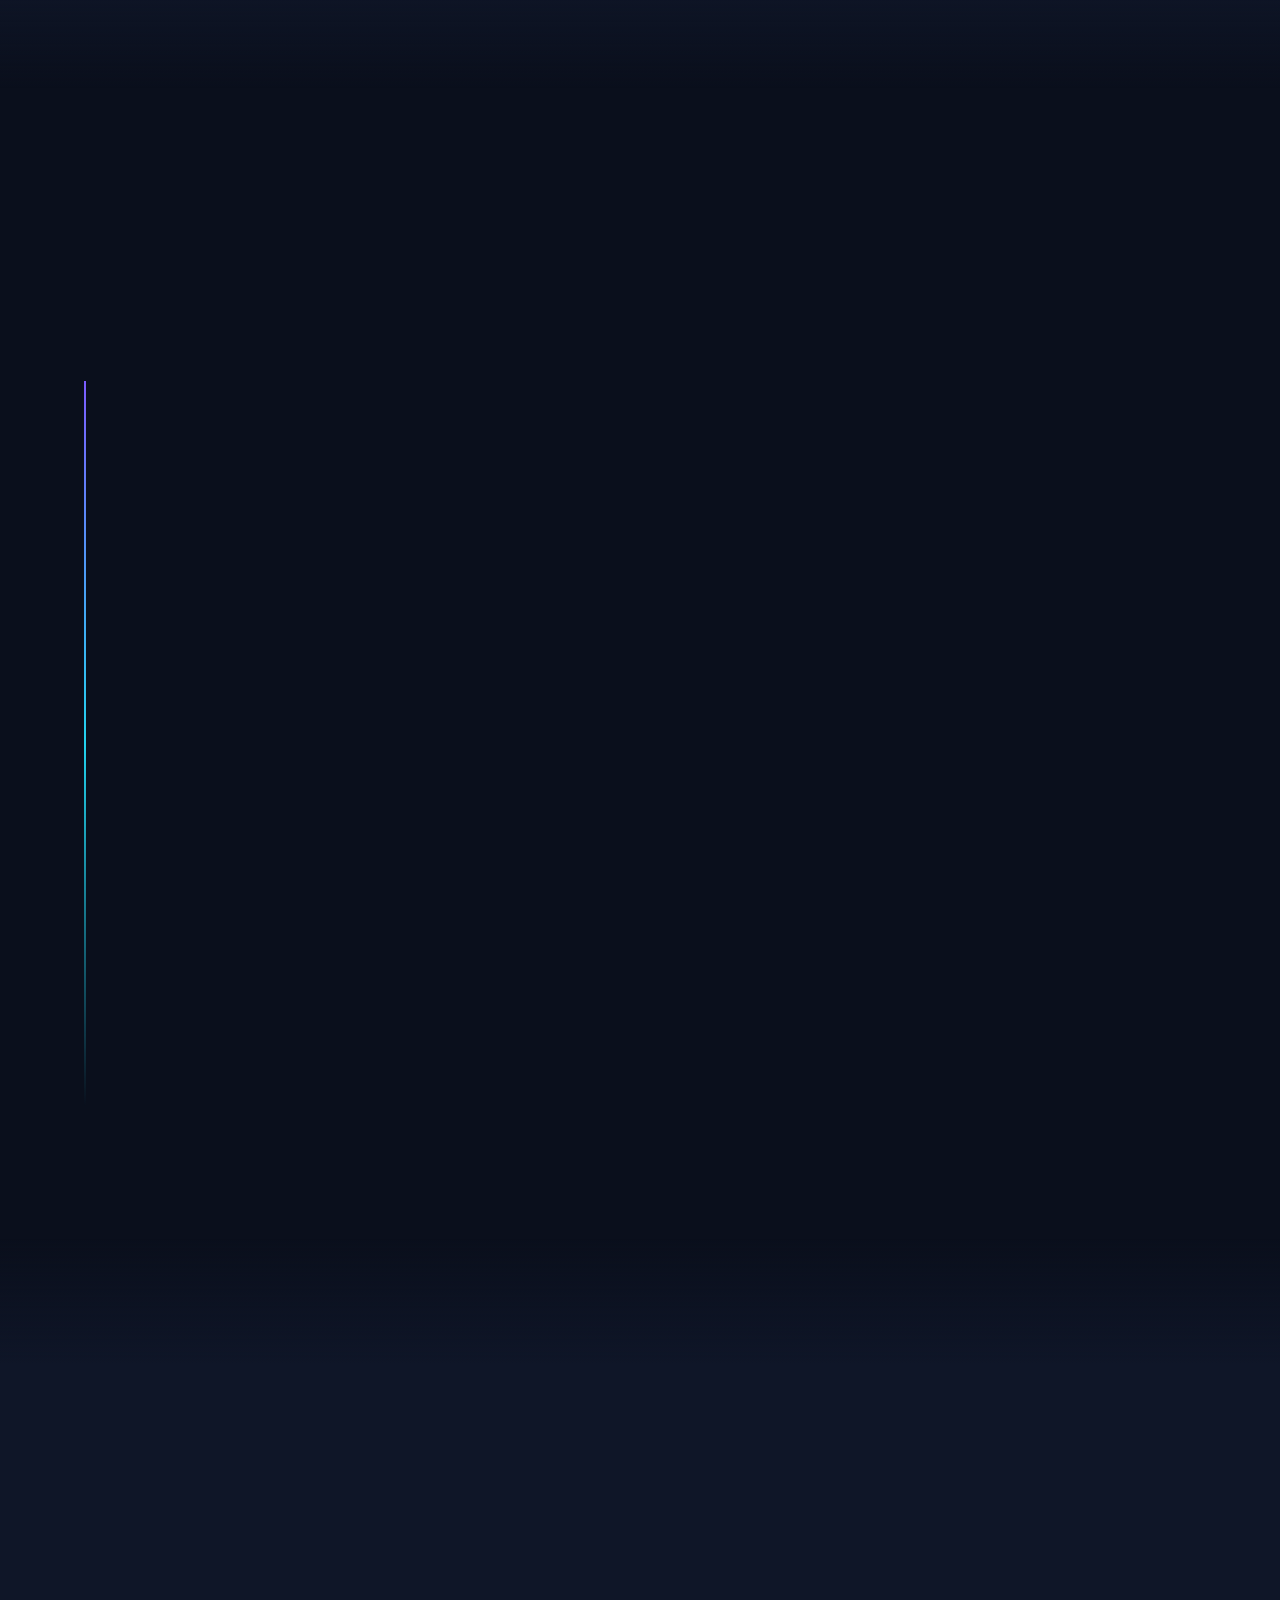
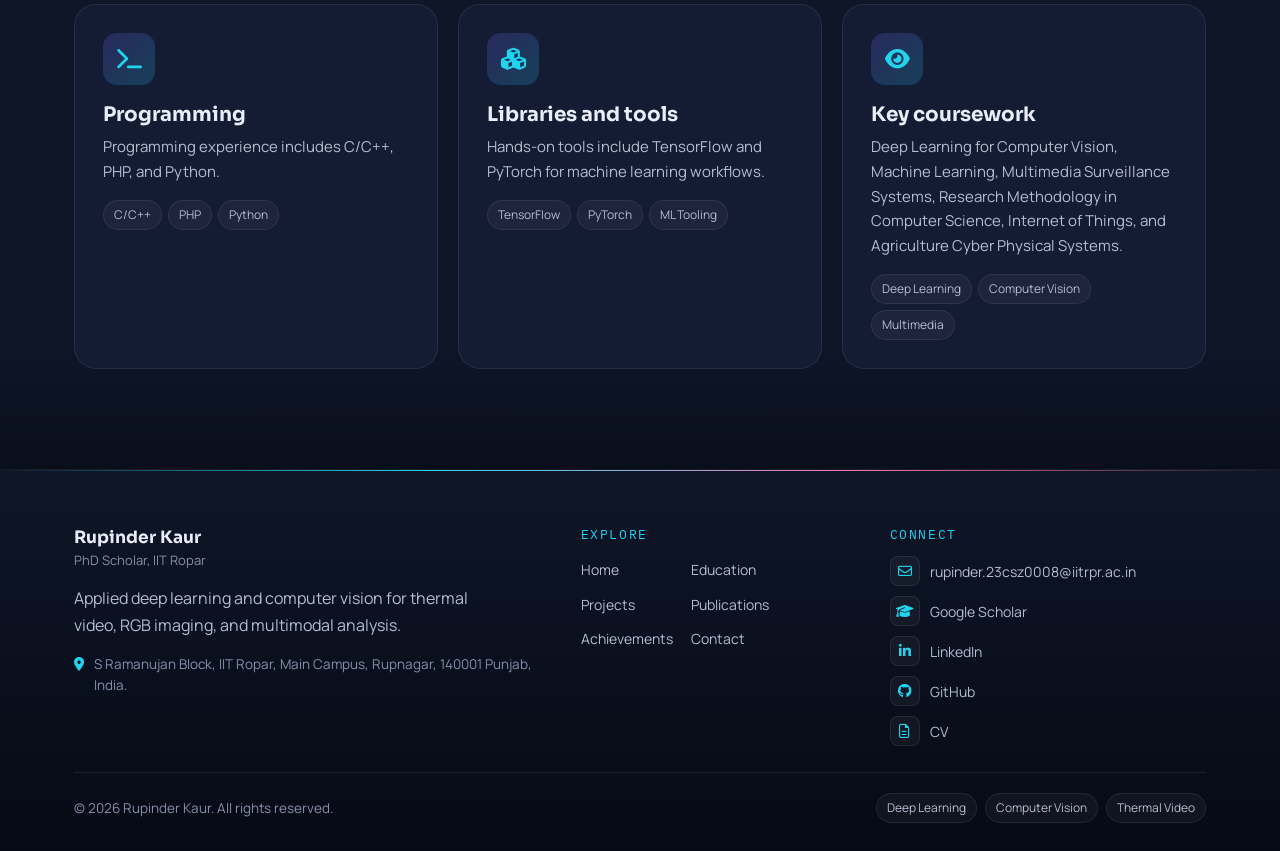
<file: experience.html>
<!DOCTYPE html>
<html lang="en">
<head>
  <meta charset="UTF-8" />
  <meta name="viewport" content="width=device-width, initial-scale=1.0" />
  <meta http-equiv="refresh" content="0; url=about.html" />
  <title>Education - Rupinder Kaur</title>
  <link rel="canonical" href="about.html" />
  <link rel="icon" type="image/svg+xml" href="assets/favicon.svg" />
</head>
<body>
  <p>Education has moved to the <a href="about.html">Education page</a>.</p>
  <script>
    window.location.replace('about.html');
  </script>
</body>
</html>
</file>
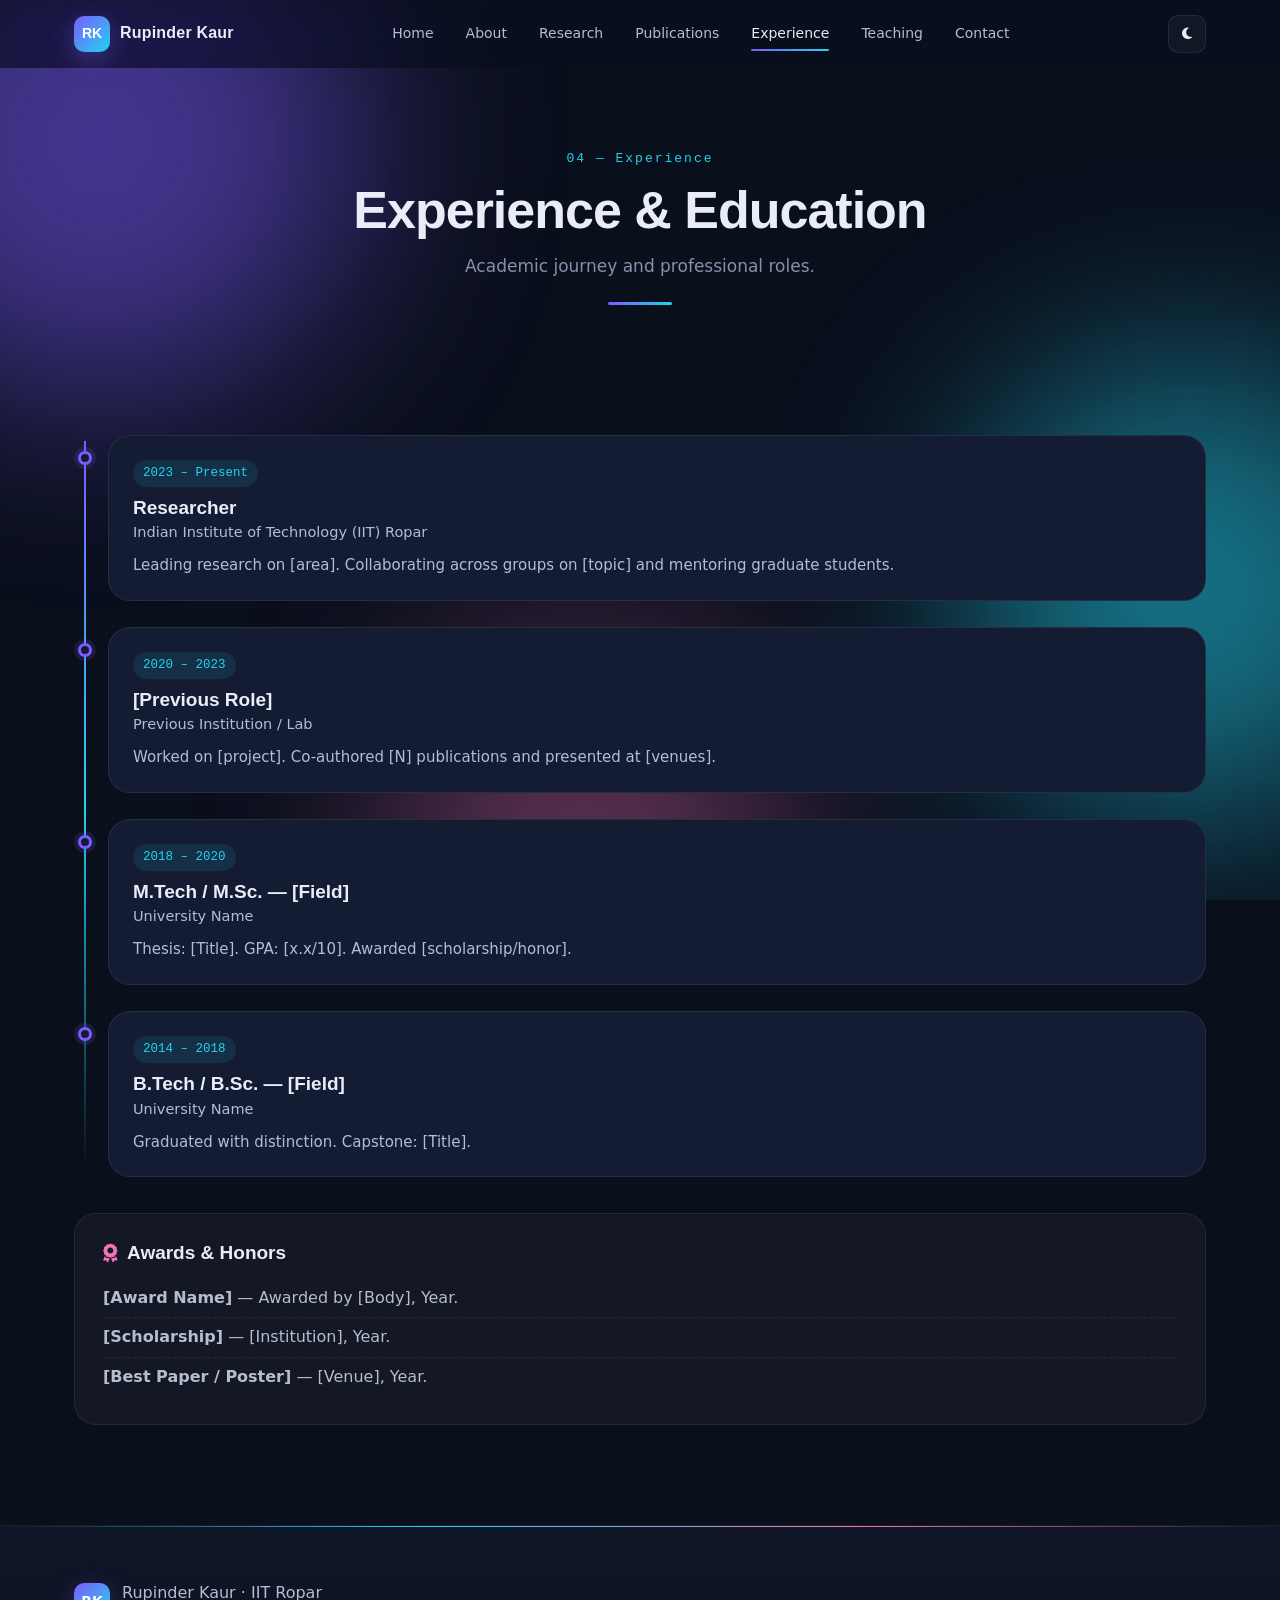
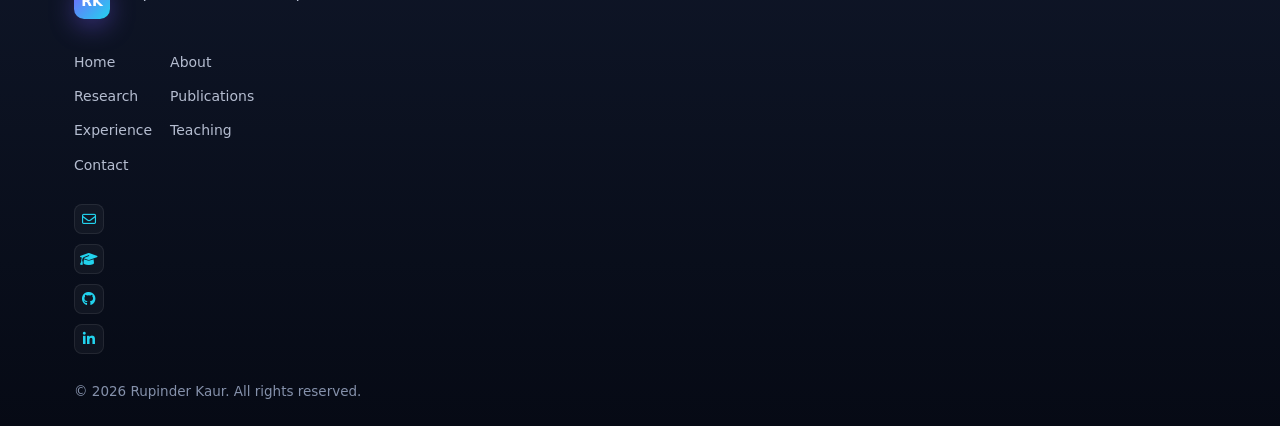
<file: experimence.html>
<!DOCTYPE html>
<html lang="en">
<head>
  <meta charset="UTF-8" />
  <meta name="viewport" content="width=device-width, initial-scale=1.0" />
  <meta name="description" content="Experience and education of Rupinder Kaur — Researcher at IIT Ropar." />
  <meta name="theme-color" content="#0b1220" />
  <title>Experience — Rupinder Kaur</title>
  <link rel="icon" type="image/svg+xml" href="assets/favicon.svg" />
  <link rel="preconnect" href="https://fonts.googleapis.com" />
  <link rel="preconnect" href="https://fonts.gstatic.com" crossorigin />
  <link href="https://fonts.googleapis.com/css2?family=Inter:wght@300;400;500;600;700;800&family=Space+Grotesk:wght@500;600;700&family=JetBrains+Mono:wght@400;500&display=swap" rel="stylesheet" />
  <link rel="stylesheet" href="https://cdnjs.cloudflare.com/ajax/libs/font-awesome/6.5.1/css/all.min.css" />
  <link rel="stylesheet" href="css/style.css" />
</head>
<body data-page="experience">
  <div class="bg-orbs" aria-hidden="true">
    <span class="orb orb-1"></span>
    <span class="orb orb-2"></span>
    <span class="orb orb-3"></span>
  </div>

  <header class="navbar" id="navbar">
    <div class="nav-container">
      <a href="index.html" class="brand">
        <span class="brand-mark">RK</span>
        <span class="brand-text">Rupinder&nbsp;Kaur</span>
      </a>
      <nav class="nav-links" id="navLinks" aria-label="Primary">
        <a href="index.html" class="nav-link">Home</a>
        <a href="about.html" class="nav-link">About</a>
        <a href="research.html" class="nav-link">Research</a>
        <a href="publications.html" class="nav-link">Publications</a>
        <a href="experience.html" class="nav-link active">Experience</a>
        <a href="teaching.html" class="nav-link">Teaching</a>
        <a href="contact.html" class="nav-link">Contact</a>
      </nav>
      <div class="nav-actions">
        <button class="icon-btn" id="themeToggle" aria-label="Toggle theme" title="Toggle theme">
          <i class="fa-solid fa-moon"></i>
        </button>
        <button class="icon-btn menu-btn" id="menuBtn" aria-label="Open menu" aria-expanded="false">
          <i class="fa-solid fa-bars"></i>
        </button>
      </div>
    </div>
  </header>

  <main>
    <section class="page-header">
      <div class="container">
        <p class="section-eyebrow" data-animate="fade-up">04 — Experience</p>
        <h1 class="page-title" data-animate="fade-up">Experience &amp; Education</h1>
        <p class="page-sub" data-animate="fade-up" data-delay="80">Academic journey and professional roles.</p>
      </div>
    </section>

    <section class="section">
      <div class="container">
        <div class="timeline">
          <div class="tl-item" data-animate="fade-up">
            <div class="tl-dot"></div>
            <div class="tl-card">
              <span class="tl-date">2023 – Present</span>
              <h3>Researcher</h3>
              <p class="tl-org">Indian Institute of Technology (IIT) Ropar</p>
              <p>Leading research on [area]. Collaborating across groups on [topic] and mentoring graduate students.</p>
            </div>
          </div>
          <div class="tl-item" data-animate="fade-up">
            <div class="tl-dot"></div>
            <div class="tl-card">
              <span class="tl-date">2020 – 2023</span>
              <h3>[Previous Role]</h3>
              <p class="tl-org">Previous Institution / Lab</p>
              <p>Worked on [project]. Co-authored [N] publications and presented at [venues].</p>
            </div>
          </div>
          <div class="tl-item" data-animate="fade-up">
            <div class="tl-dot"></div>
            <div class="tl-card">
              <span class="tl-date">2018 – 2020</span>
              <h3>M.Tech / M.Sc. — [Field]</h3>
              <p class="tl-org">University Name</p>
              <p>Thesis: [Title]. GPA: [x.x/10]. Awarded [scholarship/honor].</p>
            </div>
          </div>
          <div class="tl-item" data-animate="fade-up">
            <div class="tl-dot"></div>
            <div class="tl-card">
              <span class="tl-date">2014 – 2018</span>
              <h3>B.Tech / B.Sc. — [Field]</h3>
              <p class="tl-org">University Name</p>
              <p>Graduated with distinction. Capstone: [Title].</p>
            </div>
          </div>
        </div>

        <div class="awards-strip" data-animate="fade-up">
          <h3 class="awards-title"><i class="fa-solid fa-award"></i> Awards &amp; Honors</h3>
          <ul class="awards-list">
            <li><strong>[Award Name]</strong> — Awarded by [Body], Year.</li>
            <li><strong>[Scholarship]</strong> — [Institution], Year.</li>
            <li><strong>[Best Paper / Poster]</strong> — [Venue], Year.</li>
          </ul>
        </div>
      </div>
    </section>
  </main>

  <footer class="footer">
    <div class="container footer-inner">
      <div class="footer-brand">
        <span class="brand-mark">RK</span>
        <p>Rupinder Kaur · IIT Ropar</p>
      </div>
      <ul class="footer-links">
        <li><a href="index.html">Home</a></li>
        <li><a href="about.html">About</a></li>
        <li><a href="research.html">Research</a></li>
        <li><a href="publications.html">Publications</a></li>
        <li><a href="experience.html">Experience</a></li>
        <li><a href="teaching.html">Teaching</a></li>
        <li><a href="contact.html">Contact</a></li>
      </ul>
      <ul class="footer-socials" aria-label="Social">
        <li><a href="mailto:rupinder.kaur@iitrpr.ac.in" aria-label="Email"><i class="fa-regular fa-envelope"></i></a></li>
        <li><a href="https://scholar.google.com/" target="_blank" rel="noopener" aria-label="Google Scholar"><i class="fa-solid fa-graduation-cap"></i></a></li>
        <li><a href="https://github.com/rupiinder-kaur" target="_blank" rel="noopener" aria-label="GitHub"><i class="fa-brands fa-github"></i></a></li>
        <li><a href="https://www.linkedin.com/" target="_blank" rel="noopener" aria-label="LinkedIn"><i class="fa-brands fa-linkedin-in"></i></a></li>
      </ul>
      <p class="copyright">&copy; <span id="year"></span> Rupinder Kaur. All rights reserved.</p>
    </div>
  </footer>

  <button class="to-top" id="toTop" aria-label="Back to top"><i class="fa-solid fa-arrow-up"></i></button>
  <script src="js/main.js"></script>
</body>
</html>
</file>
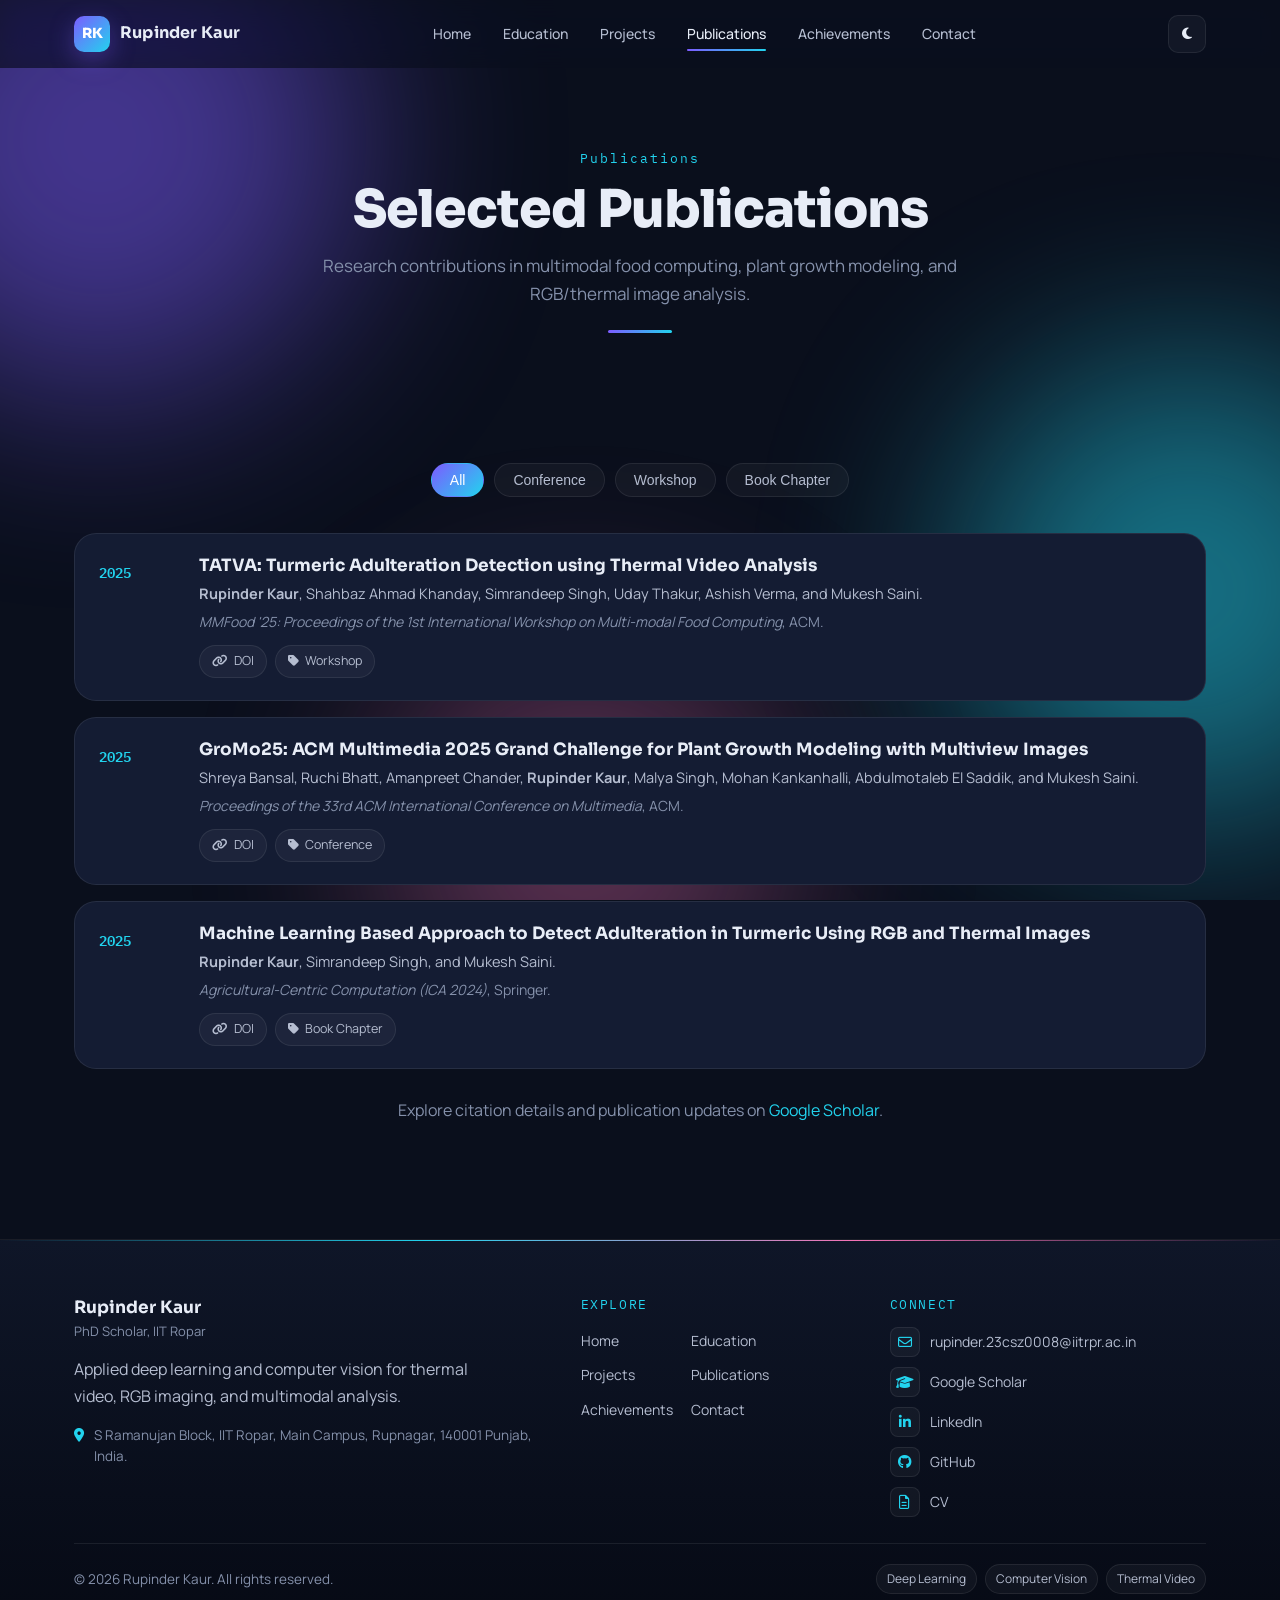
<file: publications.html>
<!DOCTYPE html>
<html lang="en">
<head>
  <meta charset="UTF-8" />
  <meta name="viewport" content="width=device-width, initial-scale=1.0" />
  <meta name="description" content="Publications by Rupinder Kaur." />
  <meta name="theme-color" content="#0b1220" />
  <title>Publications - Rupinder Kaur</title>
  <link rel="icon" type="image/svg+xml" href="assets/favicon.svg" />
  <link rel="preconnect" href="https://fonts.googleapis.com" />
  <link rel="preconnect" href="https://fonts.gstatic.com" crossorigin />
  <link href="https://fonts.googleapis.com/css2?family=IBM+Plex+Mono:wght@400;500&family=Manrope:wght@400;500;600;700;800&family=Sora:wght@500;600;700;800&display=swap" rel="stylesheet" />
  <link rel="stylesheet" href="https://cdnjs.cloudflare.com/ajax/libs/font-awesome/6.5.1/css/all.min.css" />
  <link rel="stylesheet" href="css/style.css" />
</head>
<body data-page="publications">
  <div class="bg-orbs" aria-hidden="true">
    <span class="orb orb-1"></span>
    <span class="orb orb-2"></span>
    <span class="orb orb-3"></span>
  </div>

  <header class="navbar" id="navbar">
    <div class="nav-container">
      <a href="index.html" class="brand">
        <span class="brand-mark">RK</span>
        <span class="brand-text">Rupinder&nbsp;Kaur</span>
      </a>
      <nav class="nav-links" id="navLinks" aria-label="Primary">
        <a href="index.html" class="nav-link">Home</a>
        <a href="about.html" class="nav-link">Education</a>
        <a href="research.html" class="nav-link">Projects</a>
        <a href="publications.html" class="nav-link active">Publications</a>
        <a href="teaching.html" class="nav-link">Achievements</a>
        <a href="contact.html" class="nav-link">Contact</a>
      </nav>
      <div class="nav-actions">
        <button class="icon-btn" id="themeToggle" aria-label="Toggle theme" title="Toggle theme">
          <i class="fa-solid fa-moon"></i>
        </button>
        <button class="icon-btn menu-btn" id="menuBtn" aria-label="Open menu" aria-expanded="false">
          <i class="fa-solid fa-bars"></i>
        </button>
      </div>
    </div>
  </header>

  <main>
    <section class="page-header">
      <div class="container">
        <p class="section-eyebrow" data-animate="fade-up">Publications</p>
        <h1 class="page-title" data-animate="fade-up">Selected Publications</h1>
        <p class="page-sub" data-animate="fade-up" data-delay="80">Research contributions in multimodal food computing, plant growth modeling, and RGB/thermal image analysis.</p>
      </div>
    </section>

    <section class="section">
      <div class="container">
        <div class="pub-filters" data-animate="fade-up">
          <button class="chip-btn is-active" data-filter="all">All</button>
          <button class="chip-btn" data-filter="conference">Conference</button>
          <button class="chip-btn" data-filter="workshop">Workshop</button>
          <button class="chip-btn" data-filter="chapter">Book Chapter</button>
        </div>

        <ol class="pub-list">
          <li class="pub-item" data-type="workshop" data-animate="fade-up">
            <div class="pub-year">2025</div>
            <div class="pub-body">
              <h3 class="pub-title">TATVA: Turmeric Adulteration Detection using Thermal Video Analysis</h3>
              <p class="pub-authors"><strong>Rupinder Kaur</strong>, Shahbaz Ahmad Khanday, Simrandeep Singh, Uday Thakur, Ashish Verma, and Mukesh Saini.</p>
              <p class="pub-venue"><em>MMFood '25: Proceedings of the 1st International Workshop on Multi-modal Food Computing</em>, ACM.</p>
              <div class="pub-actions">
                <a href="https://doi.org/10.1145/3746264.376049" class="pill" target="_blank" rel="noopener"><i class="fa-solid fa-link"></i> DOI</a>
                <span class="pill"><i class="fa-solid fa-tag"></i> Workshop</span>
              </div>
            </div>
          </li>

          <li class="pub-item" data-type="conference" data-animate="fade-up">
            <div class="pub-year">2025</div>
            <div class="pub-body">
              <h3 class="pub-title">GroMo25: ACM Multimedia 2025 Grand Challenge for Plant Growth Modeling with Multiview Images</h3>
              <p class="pub-authors">Shreya Bansal, Ruchi Bhatt, Amanpreet Chander, <strong>Rupinder Kaur</strong>, Malya Singh, Mohan Kankanhalli, Abdulmotaleb El Saddik, and Mukesh Saini.</p>
              <p class="pub-venue"><em>Proceedings of the 33rd ACM International Conference on Multimedia</em>, ACM.</p>
              <div class="pub-actions">
                <a href="https://doi.org/10.1145/3746027.376209" class="pill" target="_blank" rel="noopener"><i class="fa-solid fa-link"></i> DOI</a>
                <span class="pill"><i class="fa-solid fa-tag"></i> Conference</span>
              </div>
            </div>
          </li>

          <li class="pub-item" data-type="chapter" data-animate="fade-up">
            <div class="pub-year">2025</div>
            <div class="pub-body">
              <h3 class="pub-title">Machine Learning Based Approach to Detect Adulteration in Turmeric Using RGB and Thermal Images</h3>
              <p class="pub-authors"><strong>Rupinder Kaur</strong>, Simrandeep Singh, and Mukesh Saini.</p>
              <p class="pub-venue"><em>Agricultural-Centric Computation (ICA 2024)</em>, Springer.</p>
              <div class="pub-actions">
                <a href="https://doi.org/10.1007/978-3-031-74440-2_16" class="pill" target="_blank" rel="noopener"><i class="fa-solid fa-link"></i> DOI</a>
                <span class="pill"><i class="fa-solid fa-tag"></i> Book Chapter</span>
              </div>
            </div>
          </li>
        </ol>

        <p class="pub-note" data-animate="fade-up">
          Explore citation details and publication updates on
          <a href="https://scholar.google.com/citations?hl=en&amp;user=rMJRRw0AAAAJ" target="_blank" rel="noopener">Google Scholar</a>.
        </p>
      </div>
    </section>
  </main>

  <footer class="footer">
    <div class="container footer-inner">
      <div class="footer-main">
        <div class="footer-intro">
          <a href="index.html" class="footer-brand">
            <span class="footer-brand-text">
              <strong>Rupinder Kaur</strong>
              <small>PhD Scholar, IIT Ropar</small>
            </span>
          </a>
          <p>Applied deep learning and computer vision for thermal video, RGB imaging, and multimodal analysis.</p>
          <address class="footer-address">
            <i class="fa-solid fa-location-dot"></i>
            <span>S Ramanujan Block, IIT Ropar, Main Campus, Rupnagar, 140001 Punjab, India.</span>
          </address>
        </div>
        <nav class="footer-col" aria-label="Footer navigation">
          <p class="footer-heading">Explore</p>
          <ul class="footer-links">
            <li><a href="index.html">Home</a></li>
            <li><a href="about.html">Education</a></li>
            <li><a href="research.html">Projects</a></li>
            <li><a href="publications.html">Publications</a></li>
            <li><a href="teaching.html">Achievements</a></li>
            <li><a href="contact.html">Contact</a></li>
          </ul>
        </nav>
        <div class="footer-col">
          <p class="footer-heading">Connect</p>
          <ul class="footer-socials" aria-label="Academic and social profiles">
            <li><a href="mailto:rupinder.23csz0008@iitrpr.ac.in"><i class="fa-regular fa-envelope"></i><span>rupinder.23csz0008@iitrpr.ac.in</span></a></li>
            <li><a href="https://scholar.google.com/citations?hl=en&amp;user=rMJRRw0AAAAJ" target="_blank" rel="noopener"><i class="fa-solid fa-graduation-cap"></i><span>Google Scholar</span></a></li>
            <li><a href="https://www.linkedin.com/in/rupinder-kaur-432367361/" target="_blank" rel="noopener"><i class="fa-brands fa-linkedin-in"></i><span>LinkedIn</span></a></li>
            <li><a href="https://github.com/rupiinder-kaur" target="_blank" rel="noopener"><i class="fa-brands fa-github"></i><span>GitHub</span></a></li>
            <li><a href="docs/CV.pdf" target="_blank" rel="noopener"><i class="fa-regular fa-file-lines"></i><span>CV</span></a></li>
          </ul>
        </div>
      </div>
      <div class="footer-bottom">
        <p class="copyright">&copy; <span id="year"></span> Rupinder Kaur. All rights reserved.</p>
        <div class="footer-tags" aria-label="Research themes">
          <span>Deep Learning</span>
          <span>Computer Vision</span>
          <span>Thermal Video</span>
        </div>
      </div>
    </div>
  </footer>

  <button class="to-top" id="toTop" aria-label="Back to top"><i class="fa-solid fa-arrow-up"></i></button>
  <script src="js/main.js"></script>
</body>
</html>
</file>
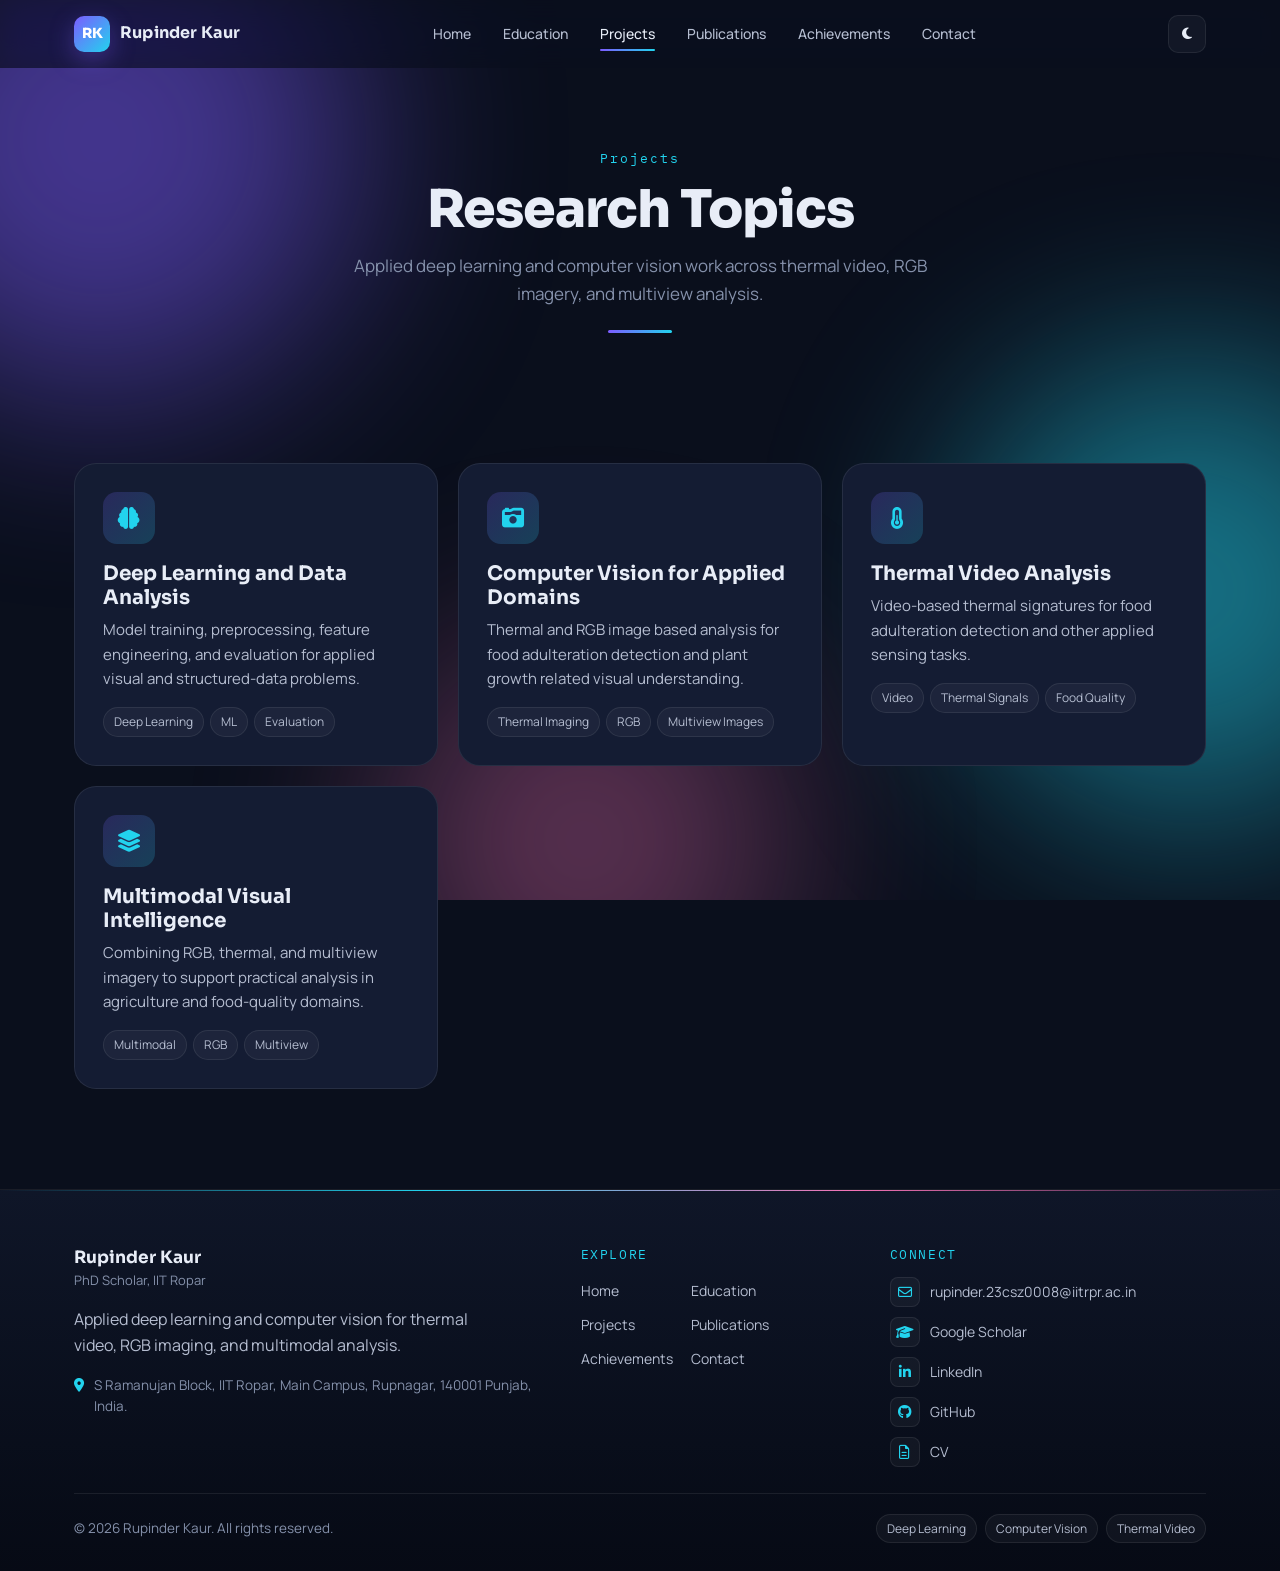
<file: research.html>
<!DOCTYPE html>
<html lang="en">
<head>
  <meta charset="UTF-8" />
  <meta name="viewport" content="width=device-width, initial-scale=1.0" />
  <meta name="description" content="Projects and focus areas of Rupinder Kaur at IIT Ropar." />
  <meta name="theme-color" content="#0b1220" />
  <title>Projects - Rupinder Kaur</title>
  <link rel="icon" type="image/svg+xml" href="assets/favicon.svg" />
  <link rel="preconnect" href="https://fonts.googleapis.com" />
  <link rel="preconnect" href="https://fonts.gstatic.com" crossorigin />
  <link href="https://fonts.googleapis.com/css2?family=IBM+Plex+Mono:wght@400;500&family=Manrope:wght@400;500;600;700;800&family=Sora:wght@500;600;700;800&display=swap" rel="stylesheet" />
  <link rel="stylesheet" href="https://cdnjs.cloudflare.com/ajax/libs/font-awesome/6.5.1/css/all.min.css" />
  <link rel="stylesheet" href="css/style.css" />
</head>
<body data-page="research">
  <div class="bg-orbs" aria-hidden="true">
    <span class="orb orb-1"></span>
    <span class="orb orb-2"></span>
    <span class="orb orb-3"></span>
  </div>

  <header class="navbar" id="navbar">
    <div class="nav-container">
      <a href="index.html" class="brand">
        <span class="brand-mark">RK</span>
        <span class="brand-text">Rupinder&nbsp;Kaur</span>
      </a>
      <nav class="nav-links" id="navLinks" aria-label="Primary">
        <a href="index.html" class="nav-link">Home</a>
        <a href="about.html" class="nav-link">Education</a>
        <a href="research.html" class="nav-link active">Projects</a>
        <a href="publications.html" class="nav-link">Publications</a>
        <a href="teaching.html" class="nav-link">Achievements</a>
        <a href="contact.html" class="nav-link">Contact</a>
      </nav>
      <div class="nav-actions">
        <button class="icon-btn" id="themeToggle" aria-label="Toggle theme" title="Toggle theme">
          <i class="fa-solid fa-moon"></i>
        </button>
        <button class="icon-btn menu-btn" id="menuBtn" aria-label="Open menu" aria-expanded="false">
          <i class="fa-solid fa-bars"></i>
        </button>
      </div>
    </div>
  </header>

  <main>
    <section class="page-header">
      <div class="container">
        <p class="section-eyebrow" data-animate="fade-up">Projects</p>
        <h1 class="page-title" data-animate="fade-up">Research Topics</h1>
        <p class="page-sub" data-animate="fade-up" data-delay="80">Applied deep learning and computer vision work across thermal video, RGB imagery, and multiview analysis.</p>
      </div>
    </section>

    <section class="section">
      <div class="container">
        <div class="cards-grid">
          <article class="card" data-animate="fade-up">
            <div class="card-icon"><i class="fa-solid fa-brain"></i></div>
            <h3>Deep Learning and Data Analysis</h3>
            <p>Model training, preprocessing, feature engineering, and evaluation for applied visual and structured-data problems.</p>
            <ul class="chips"><li>Deep Learning</li><li>ML</li><li>Evaluation</li></ul>
          </article>
          <article class="card" data-animate="fade-up" data-delay="80">
            <div class="card-icon"><i class="fa-solid fa-camera-retro"></i></div>
            <h3>Computer Vision for Applied Domains</h3>
            <p>Thermal and RGB image based analysis for food adulteration detection and plant growth related visual understanding.</p>
            <ul class="chips"><li>Thermal Imaging</li><li>RGB</li><li>Multiview Images</li></ul>
          </article>
          <article class="card" data-animate="fade-up" data-delay="160">
            <div class="card-icon"><i class="fa-solid fa-temperature-half"></i></div>
            <h3>Thermal Video Analysis</h3>
            <p>Video-based thermal signatures for food adulteration detection and other applied sensing tasks.</p>
            <ul class="chips"><li>Video</li><li>Thermal Signals</li><li>Food Quality</li></ul>
          </article>
          <article class="card" data-animate="fade-up" data-delay="240">
            <div class="card-icon"><i class="fa-solid fa-layer-group"></i></div>
            <h3>Multimodal Visual Intelligence</h3>
            <p>Combining RGB, thermal, and multiview imagery to support practical analysis in agriculture and food-quality domains.</p>
            <ul class="chips"><li>Multimodal</li><li>RGB</li><li>Multiview</li></ul>
          </article>
        </div>
      </div>
    </section>
  </main>

  <footer class="footer">
    <div class="container footer-inner">
      <div class="footer-main">
        <div class="footer-intro">
          <a href="index.html" class="footer-brand">
            <span class="footer-brand-text">
              <strong>Rupinder Kaur</strong>
              <small>PhD Scholar, IIT Ropar</small>
            </span>
          </a>
          <p>Applied deep learning and computer vision for thermal video, RGB imaging, and multimodal analysis.</p>
          <address class="footer-address">
            <i class="fa-solid fa-location-dot"></i>
            <span>S Ramanujan Block, IIT Ropar, Main Campus, Rupnagar, 140001 Punjab, India.</span>
          </address>
        </div>
        <nav class="footer-col" aria-label="Footer navigation">
          <p class="footer-heading">Explore</p>
          <ul class="footer-links">
            <li><a href="index.html">Home</a></li>
            <li><a href="about.html">Education</a></li>
            <li><a href="research.html">Projects</a></li>
            <li><a href="publications.html">Publications</a></li>
            <li><a href="teaching.html">Achievements</a></li>
            <li><a href="contact.html">Contact</a></li>
          </ul>
        </nav>
        <div class="footer-col">
          <p class="footer-heading">Connect</p>
          <ul class="footer-socials" aria-label="Academic and social profiles">
            <li><a href="mailto:rupinder.23csz0008@iitrpr.ac.in"><i class="fa-regular fa-envelope"></i><span>rupinder.23csz0008@iitrpr.ac.in</span></a></li>
            <li><a href="https://scholar.google.com/citations?hl=en&amp;user=rMJRRw0AAAAJ" target="_blank" rel="noopener"><i class="fa-solid fa-graduation-cap"></i><span>Google Scholar</span></a></li>
            <li><a href="https://www.linkedin.com/in/rupinder-kaur-432367361/" target="_blank" rel="noopener"><i class="fa-brands fa-linkedin-in"></i><span>LinkedIn</span></a></li>
            <li><a href="https://github.com/rupiinder-kaur" target="_blank" rel="noopener"><i class="fa-brands fa-github"></i><span>GitHub</span></a></li>
            <li><a href="docs/CV.pdf" target="_blank" rel="noopener"><i class="fa-regular fa-file-lines"></i><span>CV</span></a></li>
          </ul>
        </div>
      </div>
      <div class="footer-bottom">
        <p class="copyright">&copy; <span id="year"></span> Rupinder Kaur. All rights reserved.</p>
        <div class="footer-tags" aria-label="Research themes">
          <span>Deep Learning</span>
          <span>Computer Vision</span>
          <span>Thermal Video</span>
        </div>
      </div>
    </div>
  </footer>

  <button class="to-top" id="toTop" aria-label="Back to top"><i class="fa-solid fa-arrow-up"></i></button>
  <script src="js/main.js"></script>
</body>
</html>
</file>
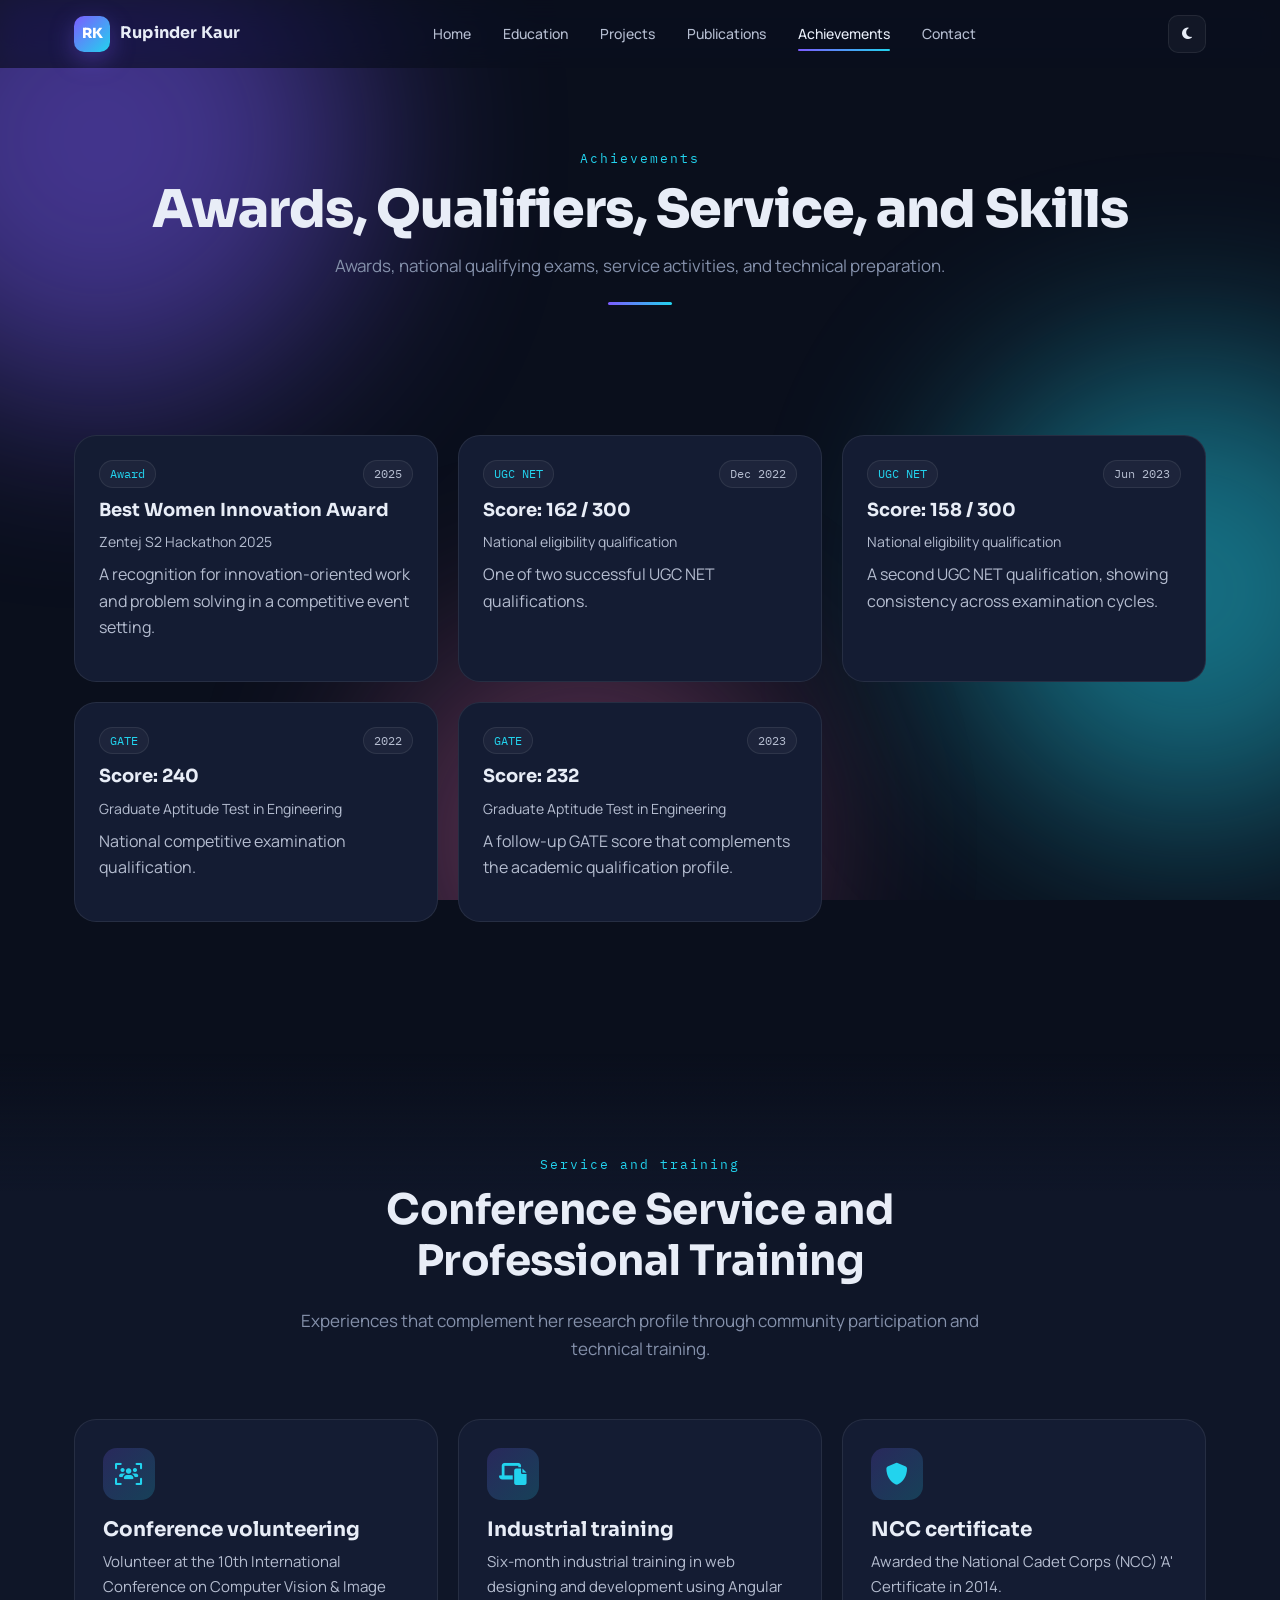
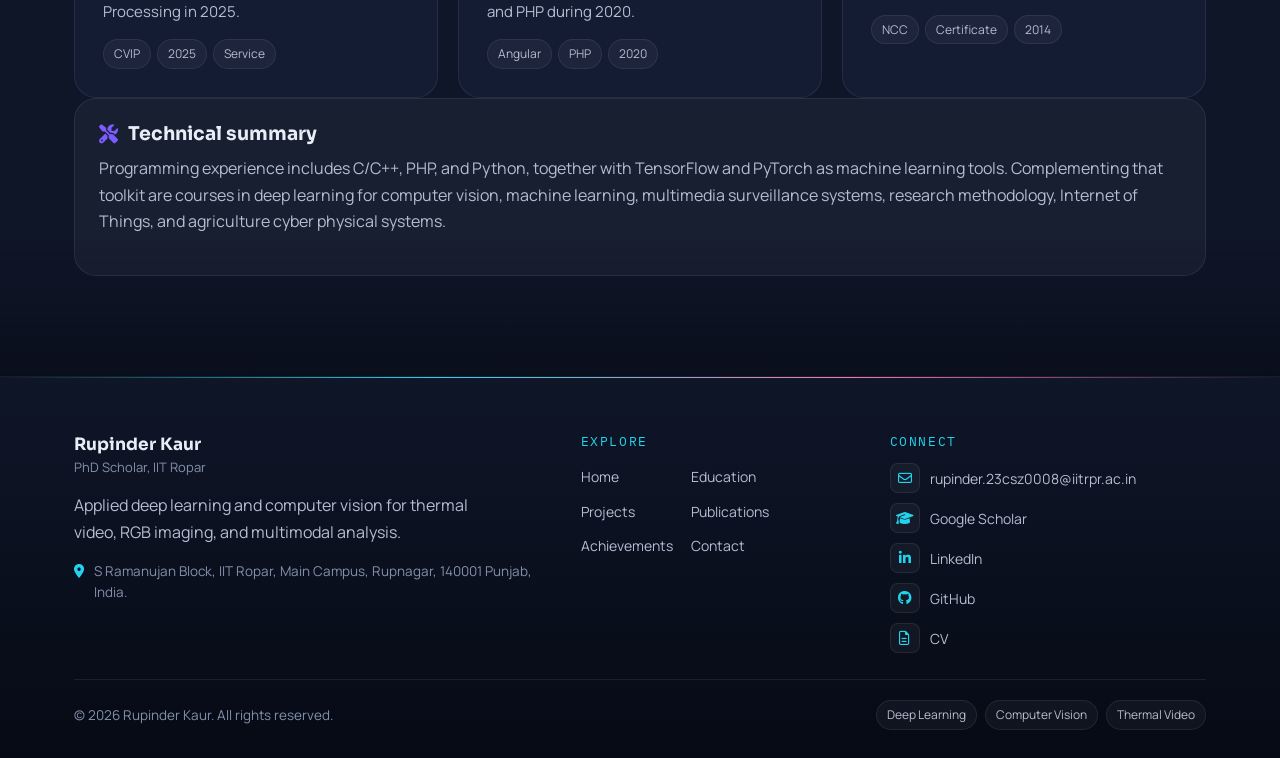
<file: teaching.html>
<!DOCTYPE html>
<html lang="en">
<head>
  <meta charset="UTF-8" />
  <meta name="viewport" content="width=device-width, initial-scale=1.0" />
  <meta name="description" content="Achievements, service, and skills of Rupinder Kaur." />
  <meta name="theme-color" content="#0b1220" />
  <title>Achievements - Rupinder Kaur</title>
  <link rel="icon" type="image/svg+xml" href="assets/favicon.svg" />
  <link rel="preconnect" href="https://fonts.googleapis.com" />
  <link rel="preconnect" href="https://fonts.gstatic.com" crossorigin />
  <link href="https://fonts.googleapis.com/css2?family=IBM+Plex+Mono:wght@400;500&family=Manrope:wght@400;500;600;700;800&family=Sora:wght@500;600;700;800&display=swap" rel="stylesheet" />
  <link rel="stylesheet" href="https://cdnjs.cloudflare.com/ajax/libs/font-awesome/6.5.1/css/all.min.css" />
  <link rel="stylesheet" href="css/style.css" />
</head>
<body data-page="teaching">
  <div class="bg-orbs" aria-hidden="true">
    <span class="orb orb-1"></span>
    <span class="orb orb-2"></span>
    <span class="orb orb-3"></span>
  </div>

  <header class="navbar" id="navbar">
    <div class="nav-container">
      <a href="index.html" class="brand">
        <span class="brand-mark">RK</span>
        <span class="brand-text">Rupinder&nbsp;Kaur</span>
      </a>
      <nav class="nav-links" id="navLinks" aria-label="Primary">
        <a href="index.html" class="nav-link">Home</a>
        <a href="about.html" class="nav-link">Education</a>
        <a href="research.html" class="nav-link">Projects</a>
        <a href="publications.html" class="nav-link">Publications</a>
        <a href="teaching.html" class="nav-link active">Achievements</a>
        <a href="contact.html" class="nav-link">Contact</a>
      </nav>
      <div class="nav-actions">
        <button class="icon-btn" id="themeToggle" aria-label="Toggle theme" title="Toggle theme">
          <i class="fa-solid fa-moon"></i>
        </button>
        <button class="icon-btn menu-btn" id="menuBtn" aria-label="Open menu" aria-expanded="false">
          <i class="fa-solid fa-bars"></i>
        </button>
      </div>
    </div>
  </header>

  <main>
    <section class="page-header">
      <div class="container">
        <p class="section-eyebrow" data-animate="fade-up">Achievements</p>
        <h1 class="page-title" data-animate="fade-up">Awards, Qualifiers, Service, and Skills</h1>
        <p class="page-sub" data-animate="fade-up" data-delay="80">Awards, national qualifying exams, service activities, and technical preparation.</p>
      </div>
    </section>

    <section class="section">
      <div class="container">
        <div class="teach-grid">
          <div class="teach-card" data-animate="fade-up">
            <div class="teach-head"><span class="teach-code">Award</span><span class="teach-term">2025</span></div>
            <h3>Best Women Innovation Award</h3>
            <p class="teach-role">Zentej S2 Hackathon 2025</p>
            <p>A recognition for innovation-oriented work and problem solving in a competitive event setting.</p>
          </div>
          <div class="teach-card" data-animate="fade-up" data-delay="80">
            <div class="teach-head"><span class="teach-code">UGC NET</span><span class="teach-term">Dec 2022</span></div>
            <h3>Score: 162 / 300</h3>
            <p class="teach-role">National eligibility qualification</p>
            <p>One of two successful UGC NET qualifications.</p>
          </div>
          <div class="teach-card" data-animate="fade-up" data-delay="160">
            <div class="teach-head"><span class="teach-code">UGC NET</span><span class="teach-term">Jun 2023</span></div>
            <h3>Score: 158 / 300</h3>
            <p class="teach-role">National eligibility qualification</p>
            <p>A second UGC NET qualification, showing consistency across examination cycles.</p>
          </div>
          <div class="teach-card" data-animate="fade-up" data-delay="240">
            <div class="teach-head"><span class="teach-code">GATE</span><span class="teach-term">2022</span></div>
            <h3>Score: 240</h3>
            <p class="teach-role">Graduate Aptitude Test in Engineering</p>
            <p>National competitive examination qualification.</p>
          </div>
          <div class="teach-card" data-animate="fade-up" data-delay="320">
            <div class="teach-head"><span class="teach-code">GATE</span><span class="teach-term">2023</span></div>
            <h3>Score: 232</h3>
            <p class="teach-role">Graduate Aptitude Test in Engineering</p>
            <p>A follow-up GATE score that complements the academic qualification profile.</p>
          </div>
        </div>
      </div>
    </section>

    <section class="section section-alt">
      <div class="container">
        <header class="section-head" data-animate="fade-up">
          <p class="section-eyebrow">Service and training</p>
          <h2 class="section-title">Conference Service and Professional Training</h2>
          <p class="section-sub">Experiences that complement her research profile through community participation and technical training.</p>
        </header>
        <div class="cards-grid">
          <article class="card" data-animate="fade-up">
            <div class="card-icon"><i class="fa-solid fa-users-viewfinder"></i></div>
            <h3>Conference volunteering</h3>
            <p>Volunteer at the 10th International Conference on Computer Vision &amp; Image Processing in 2025.</p>
            <ul class="chips"><li>CVIP</li><li>2025</li><li>Service</li></ul>
          </article>
          <article class="card" data-animate="fade-up" data-delay="80">
            <div class="card-icon"><i class="fa-solid fa-laptop-file"></i></div>
            <h3>Industrial training</h3>
            <p>Six-month industrial training in web designing and development using Angular and PHP during 2020.</p>
            <ul class="chips"><li>Angular</li><li>PHP</li><li>2020</li></ul>
          </article>
          <article class="card" data-animate="fade-up" data-delay="160">
            <div class="card-icon"><i class="fa-solid fa-shield"></i></div>
            <h3>NCC certificate</h3>
            <p>Awarded the National Cadet Corps (NCC) 'A' Certificate in 2014.</p>
            <ul class="chips"><li>NCC</li><li>Certificate</li><li>2014</li></ul>
          </article>
        </div>

        <div class="mentoring" data-animate="fade-up">
          <h3><i class="fa-solid fa-screwdriver-wrench"></i> Technical summary</h3>
          <p>
            Programming experience includes C/C++, PHP, and Python, together with TensorFlow and PyTorch as machine
            learning tools. Complementing that toolkit are courses in deep learning for computer vision, machine learning,
            multimedia surveillance systems, research methodology, Internet of Things, and agriculture cyber physical systems.
          </p>
        </div>
      </div>
    </section>
  </main>

  <footer class="footer">
    <div class="container footer-inner">
      <div class="footer-main">
        <div class="footer-intro">
          <a href="index.html" class="footer-brand">
            <span class="footer-brand-text">
              <strong>Rupinder Kaur</strong>
              <small>PhD Scholar, IIT Ropar</small>
            </span>
          </a>
          <p>Applied deep learning and computer vision for thermal video, RGB imaging, and multimodal analysis.</p>
          <address class="footer-address">
            <i class="fa-solid fa-location-dot"></i>
            <span>S Ramanujan Block, IIT Ropar, Main Campus, Rupnagar, 140001 Punjab, India.</span>
          </address>
        </div>
        <nav class="footer-col" aria-label="Footer navigation">
          <p class="footer-heading">Explore</p>
          <ul class="footer-links">
            <li><a href="index.html">Home</a></li>
            <li><a href="about.html">Education</a></li>
            <li><a href="research.html">Projects</a></li>
            <li><a href="publications.html">Publications</a></li>
            <li><a href="teaching.html">Achievements</a></li>
            <li><a href="contact.html">Contact</a></li>
          </ul>
        </nav>
        <div class="footer-col">
          <p class="footer-heading">Connect</p>
          <ul class="footer-socials" aria-label="Academic and social profiles">
            <li><a href="mailto:rupinder.23csz0008@iitrpr.ac.in"><i class="fa-regular fa-envelope"></i><span>rupinder.23csz0008@iitrpr.ac.in</span></a></li>
            <li><a href="https://scholar.google.com/citations?hl=en&amp;user=rMJRRw0AAAAJ" target="_blank" rel="noopener"><i class="fa-solid fa-graduation-cap"></i><span>Google Scholar</span></a></li>
            <li><a href="https://www.linkedin.com/in/rupinder-kaur-432367361/" target="_blank" rel="noopener"><i class="fa-brands fa-linkedin-in"></i><span>LinkedIn</span></a></li>
            <li><a href="https://github.com/rupiinder-kaur" target="_blank" rel="noopener"><i class="fa-brands fa-github"></i><span>GitHub</span></a></li>
            <li><a href="docs/CV.pdf" target="_blank" rel="noopener"><i class="fa-regular fa-file-lines"></i><span>CV</span></a></li>
          </ul>
        </div>
      </div>
      <div class="footer-bottom">
        <p class="copyright">&copy; <span id="year"></span> Rupinder Kaur. All rights reserved.</p>
        <div class="footer-tags" aria-label="Research themes">
          <span>Deep Learning</span>
          <span>Computer Vision</span>
          <span>Thermal Video</span>
        </div>
      </div>
    </div>
  </footer>

  <button class="to-top" id="toTop" aria-label="Back to top"><i class="fa-solid fa-arrow-up"></i></button>
  <script src="js/main.js"></script>
</body>
</html>
</file>
<file: css/style.css>
/* ============================================================
   Rupinder Kaur — Researcher Website
   ============================================================ */

:root {
  --bg:            #0a0f1c;
  --bg-soft:       #0f1628;
  --bg-elev:       #141c33;
  --surface:       rgba(255, 255, 255, 0.04);
  --surface-2:     rgba(255, 255, 255, 0.07);
  --border:        rgba(255, 255, 255, 0.08);
  --border-strong: rgba(255, 255, 255, 0.16);
  --text:          #e8edf7;
  --text-soft:     #b5bdd0;
  --text-muted:    #8591ab;
  --brand:         #7c5cff;
  --brand-2:       #22d3ee;
  --accent:        #f472b6;
  --success:       #34d399;
  --danger:        #f87171;
  --shadow-lg:     0 20px 60px rgba(0,0,0,0.35);
  --radius-sm:     8px;
  --radius:        14px;
  --radius-lg:     22px;
  --maxw:          1180px;
  --nav-h:         68px;
  --ease:          cubic-bezier(.2,.7,.2,1);
}

:root[data-theme="light"] {
  --bg:            #f7f8fc;
  --bg-soft:       #ffffff;
  --bg-elev:       #ffffff;
  --surface:       rgba(10, 15, 28, 0.03);
  --surface-2:     rgba(10, 15, 28, 0.06);
  --border:        rgba(10, 15, 28, 0.08);
  --border-strong: rgba(10, 15, 28, 0.16);
  --text:          #0b1220;
  --text-soft:     #2b3550;
  --text-muted:    #5a6685;
  --shadow-lg:     0 20px 60px rgba(20, 30, 60, 0.12);
}

*, *::before, *::after { box-sizing: border-box; }
html { scroll-behavior: smooth; scroll-padding-top: var(--nav-h); }
body {
  margin: 0;
  font-family: 'Manrope', system-ui, -apple-system, sans-serif;
  background: var(--bg);
  color: var(--text);
  line-height: 1.65;
  font-size: 16px;
  -webkit-font-smoothing: antialiased;
  overflow-x: hidden;
}
img { max-width: 100%; display: block; }
a { color: var(--brand-2); text-decoration: none; transition: color .2s var(--ease); }
a:hover { color: var(--brand); }
h1, h2, h3, h4 { font-family: 'Sora', 'Manrope', sans-serif; line-height: 1.2; margin: 0 0 .5em; color: var(--text); }
p { margin: 0 0 1em; color: var(--text-soft); }
ul, ol { margin: 0; padding: 0; list-style: none; }

.container { max-width: var(--maxw); margin: 0 auto; padding: 0 24px; }

.bg-orbs { position: fixed; inset: 0; z-index: -1; overflow: hidden; pointer-events: none; }
.orb { position: absolute; border-radius: 50%; filter: blur(100px); opacity: .5; will-change: transform; }
.orb-1 { width: 520px; height: 520px; background: var(--brand); top: -120px; left: -160px; animation: float1 22s ease-in-out infinite; }
.orb-2 { width: 460px; height: 460px; background: var(--brand-2); top: 40%; right: -140px; animation: float2 26s ease-in-out infinite; }
.orb-3 { width: 400px; height: 400px; background: var(--accent); bottom: -140px; left: 30%; animation: float3 30s ease-in-out infinite; opacity: .35; }
:root[data-theme="light"] .orb { opacity: .22; }

@keyframes float1 { 0%,100%{transform:translate(0,0)} 50%{transform:translate(80px,60px)} }
@keyframes float2 { 0%,100%{transform:translate(0,0)} 50%{transform:translate(-60px,40px)} }
@keyframes float3 { 0%,100%{transform:translate(0,0)} 50%{transform:translate(40px,-80px)} }

.navbar {
  position: fixed; top: 0; left: 0; right: 0; z-index: 100;
  height: var(--nav-h);
  backdrop-filter: saturate(160%) blur(14px);
  -webkit-backdrop-filter: saturate(160%) blur(14px);
  background: color-mix(in oklab, var(--bg) 70%, transparent);
  border-bottom: 1px solid transparent;
  transition: border-color .3s var(--ease), background .3s var(--ease);
}
.navbar.scrolled { border-bottom-color: var(--border); background: color-mix(in oklab, var(--bg) 85%, transparent); }
.nav-container {
  max-width: var(--maxw); height: 100%;
  margin: 0 auto; padding: 0 24px;
  display: flex; align-items: center; justify-content: space-between; gap: 16px;
}
.brand { display: flex; align-items: center; gap: 10px; color: var(--text); font-family: 'Sora', sans-serif; font-weight: 700; }
.brand:hover { color: var(--text); }
.brand-mark {
  display: grid; place-items: center;
  width: 36px; height: 36px; border-radius: 10px;
  background: linear-gradient(135deg, var(--brand), var(--brand-2));
  color: #fff; font-weight: 800; font-size: 14px;
  box-shadow: 0 8px 24px rgba(124,92,255,.35);
}
.brand-text { font-size: 16px; letter-spacing: .2px; }

.nav-links { display: flex; gap: 4px; }
.nav-link {
  color: var(--text-soft); padding: 8px 14px; border-radius: 10px;
  font-size: 14px; font-weight: 500; transition: all .2s var(--ease);
  position: relative;
}
.nav-link:hover { color: var(--text); background: var(--surface); }
.nav-link.active { color: var(--text); }
.nav-link.active::after {
  content: ""; position: absolute; left: 14px; right: 14px; bottom: 2px; height: 2px;
  background: linear-gradient(90deg, var(--brand), var(--brand-2));
  border-radius: 2px;
}

.nav-actions { display: flex; gap: 8px; }
.icon-btn {
  width: 38px; height: 38px; display: grid; place-items: center;
  border-radius: 10px; border: 1px solid var(--border);
  background: var(--surface); color: var(--text);
  cursor: pointer; transition: all .2s var(--ease);
}
.icon-btn:hover { background: var(--surface-2); border-color: var(--border-strong); transform: translateY(-1px); }
.menu-btn { display: none; }

.btn {
  display: inline-flex; align-items: center; gap: 8px;
  padding: 12px 20px; border-radius: 12px;
  font-size: 14px; font-weight: 600; cursor: pointer;
  transition: all .25s var(--ease); border: 1px solid transparent;
  white-space: nowrap;
}
.btn-primary {
  color: #fff;
  background: linear-gradient(135deg, var(--brand), var(--brand-2));
  box-shadow: 0 10px 30px rgba(124,92,255,.35);
}
.btn-primary:hover { transform: translateY(-2px); box-shadow: 0 14px 36px rgba(124,92,255,.45); color: #fff; }
.btn-ghost { color: var(--text); background: var(--surface); border-color: var(--border); }
.btn-ghost:hover { background: var(--surface-2); border-color: var(--border-strong); transform: translateY(-2px); color: var(--text); }

.hero {
  min-height: 100vh; padding: calc(var(--nav-h) + 60px) 0 80px;
  display: flex; align-items: center; position: relative;
}
.hero-inner {
  max-width: var(--maxw); margin: 0 auto; padding: 0 24px;
  display: grid; grid-template-columns: 1.1fr .9fr; gap: 60px;
  align-items: center; width: 100%;
}
.eyebrow {
  display: inline-flex; align-items: center; gap: 8px;
  padding: 6px 12px; border: 1px solid var(--border);
  background: var(--surface); border-radius: 999px;
  font-size: 13px; color: var(--text-soft); margin: 0 0 18px;
}
.dot { width: 8px; height: 8px; border-radius: 50%; background: var(--success); box-shadow: 0 0 0 4px rgba(52,211,153,.2); }
.hero-title { font-size: clamp(40px, 6vw, 68px); font-weight: 800; letter-spacing: -1px; margin-bottom: 8px; }
.gradient-text {
  background: linear-gradient(135deg, var(--brand), var(--brand-2) 60%, var(--accent));
  -webkit-background-clip: text; background-clip: text; -webkit-text-fill-color: transparent;
}
.hero-role { font-size: clamp(20px, 2.4vw, 28px); color: var(--text-soft); font-weight: 500; margin-bottom: 20px; min-height: 1.4em; }
.cursor { color: var(--brand-2); animation: blink 1s steps(2) infinite; font-weight: 400; }
@keyframes blink { 50% { opacity: 0; } }

.hero-desc { font-size: 17px; max-width: 620px; margin-bottom: 28px; }
.hero-cta { display: flex; flex-wrap: wrap; gap: 12px; margin-bottom: 28px; }
.hero-socials { display: flex; gap: 10px; }
.hero-socials a {
  width: 42px; height: 42px; display: grid; place-items: center;
  border-radius: 12px; border: 1px solid var(--border); background: var(--surface);
  color: var(--text-soft); transition: all .2s var(--ease);
}
.hero-socials a:hover {
  color: var(--text); border-color: var(--brand); background: var(--surface-2);
  transform: translateY(-2px); box-shadow: 0 10px 24px rgba(124,92,255,.2);
}

.hero-visual { display: grid; place-items: center; position: relative; }
.avatar-wrap { position: relative; width: min(360px, 80vw); aspect-ratio: 1; }
.avatar-ring {
  position: absolute; inset: -14px; border-radius: 50%;
  background: conic-gradient(from 0deg, var(--brand), var(--brand-2), var(--accent), var(--brand));
  filter: blur(2px); opacity: .55; animation: spin 14s linear infinite;
}
@keyframes spin { to { transform: rotate(360deg); } }
.avatar {
  position: absolute; inset: 0; border-radius: 50%; overflow: hidden;
  background: var(--bg-elev); border: 3px solid var(--bg);
  box-shadow: var(--shadow-lg);
}
.avatar img { width: 100%; height: 100%; object-fit: cover; }

.floating-badge {
  position: absolute; padding: 8px 14px; border-radius: 999px;
  background: var(--bg-elev); border: 1px solid var(--border);
  color: var(--text); font-size: 13px; font-weight: 600;
  display: inline-flex; align-items: center; gap: 8px;
  box-shadow: var(--shadow-lg);
}
.floating-badge i { color: var(--brand-2); }
.badge-1 { top: 6%; left: -8%; animation: bob 5s ease-in-out infinite; }
.badge-2 { top: 48%; right: -14%; animation: bob 6s ease-in-out infinite .5s; }
.badge-3 { bottom: 4%; left: 6%; animation: bob 7s ease-in-out infinite 1s; }
@keyframes bob { 0%,100% { transform: translateY(0); } 50% { transform: translateY(-10px); } }

.scroll-indicator {
  position: absolute; bottom: 24px; left: 50%; transform: translateX(-50%);
  width: 26px; height: 42px; border: 2px solid var(--border-strong);
  border-radius: 14px; display: grid; place-items: center;
}
.scroll-indicator span {
  width: 4px; height: 8px; border-radius: 2px; background: var(--text-soft);
  animation: drop 1.6s ease-in-out infinite;
}
@keyframes drop { 0% { transform: translateY(-8px); opacity: 0; } 40% { opacity: 1; } 100% { transform: translateY(8px); opacity: 0; } }

.section { padding: 100px 0; position: relative; }
.section-alt { background: linear-gradient(180deg, transparent, var(--bg-soft) 15%, var(--bg-soft) 85%, transparent); }
.section-head { text-align: center; max-width: 680px; margin: 0 auto 56px; }

.page-header { padding: calc(var(--nav-h) + 80px) 0 30px; text-align: center; position: relative; }
.page-header::after {
  content: ""; display: block; width: 64px; height: 3px; margin: 22px auto 0;
  background: linear-gradient(90deg, var(--brand), var(--brand-2));
  border-radius: 2px;
}
.page-title { font-size: clamp(32px, 5vw, 52px); font-weight: 800; letter-spacing: -1px; margin: 0 0 10px; }
.page-sub { color: var(--text-muted); font-size: 17px; max-width: 640px; margin: 0 auto; }

.nav-card { display: block; color: inherit; }
.nav-card:hover { color: inherit; }
.nav-card h3 { margin-bottom: 6px; }
.nav-card::after {
  content: "\2192"; position: absolute; top: 22px; right: 22px;
  color: var(--text-muted); transition: transform .25s var(--ease), color .25s var(--ease);
}
.nav-card:hover::after { transform: translateX(4px); color: var(--brand-2); }

.section-eyebrow {
  font-family: 'IBM Plex Mono', monospace; font-size: 13px;
  color: var(--brand-2); margin: 0 0 10px; letter-spacing: 2px;
}
.section-title { font-size: clamp(28px, 4vw, 42px); font-weight: 700; letter-spacing: -.5px; }
.section-sub { color: var(--text-muted); font-size: 17px; }

.about-grid { display: grid; grid-template-columns: 1.4fr 1fr; gap: 40px; align-items: start; }
.about-text p { font-size: 16.5px; }
.about-stats {
  display: grid; grid-template-columns: 1fr 1fr; gap: 16px;
  padding: 24px; background: var(--surface); border: 1px solid var(--border);
  border-radius: var(--radius-lg);
}
.stat-card {
  padding: 20px; background: var(--bg-elev); border: 1px solid var(--border);
  border-radius: var(--radius); text-align: center;
  transition: transform .2s var(--ease), border-color .2s var(--ease);
}
.stat-card:hover { transform: translateY(-3px); border-color: var(--brand); }
.stat-num {
  font-family: 'Sora', sans-serif; font-size: 34px; font-weight: 700;
  background: linear-gradient(135deg, var(--brand), var(--brand-2));
  -webkit-background-clip: text; background-clip: text; -webkit-text-fill-color: transparent;
}
.stat-label { color: var(--text-muted); font-size: 13px; margin-top: 4px; }

.cards-grid { display: grid; grid-template-columns: repeat(auto-fit, minmax(280px, 1fr)); gap: 20px; }
.card {
  position: relative; padding: 28px; border-radius: var(--radius-lg);
  background: var(--bg-elev); border: 1px solid var(--border);
  transition: transform .25s var(--ease), border-color .25s var(--ease), box-shadow .25s var(--ease);
  overflow: hidden;
}
.card::before {
  content: ""; position: absolute; inset: 0;
  background: radial-gradient(600px circle at var(--x,50%) var(--y,50%), rgba(124,92,255,.14), transparent 40%);
  opacity: 0; transition: opacity .3s var(--ease); pointer-events: none;
}
.card:hover { transform: translateY(-6px); border-color: var(--brand); box-shadow: var(--shadow-lg); }
.card:hover::before { opacity: 1; }
.card-icon {
  width: 52px; height: 52px; border-radius: 14px; display: grid; place-items: center;
  background: linear-gradient(135deg, rgba(124,92,255,.2), rgba(34,211,238,.2));
  color: var(--brand-2); font-size: 22px; margin-bottom: 18px;
}
.card h3 { font-size: 20px; margin-bottom: 8px; }
.card p { color: var(--text-soft); font-size: 15px; }
.chips { display: flex; flex-wrap: wrap; gap: 6px; margin-top: 14px; }
.chips li {
  font-size: 12px; padding: 4px 10px; border-radius: 999px;
  background: var(--surface); color: var(--text-soft); border: 1px solid var(--border);
}

.pub-filters { display: flex; flex-wrap: wrap; gap: 10px; justify-content: center; margin-bottom: 36px; }
.chip-btn {
  padding: 8px 18px; border-radius: 999px;
  background: var(--surface); border: 1px solid var(--border);
  color: var(--text-soft); font-size: 14px; font-weight: 500; cursor: pointer;
  transition: all .2s var(--ease);
}
.chip-btn:hover { color: var(--text); border-color: var(--border-strong); }
.chip-btn.is-active {
  color: #fff; background: linear-gradient(135deg, var(--brand), var(--brand-2));
  border-color: transparent;
}
.pub-list { display: grid; gap: 16px; }
.pub-item {
  display: grid; grid-template-columns: 80px 1fr; gap: 20px;
  padding: 22px 24px; border-radius: var(--radius-lg);
  background: var(--bg-elev); border: 1px solid var(--border);
  transition: transform .2s var(--ease), border-color .2s var(--ease);
}
.pub-item:hover { transform: translateX(4px); border-color: var(--brand); }
.pub-item.hidden { display: none; }
.pub-year {
  font-family: 'IBM Plex Mono', monospace; font-size: 14px; font-weight: 600;
  color: var(--brand-2); padding-top: 4px;
}
.pub-title { font-size: 17px; margin-bottom: 6px; }
.pub-authors { color: var(--text-soft); font-size: 14.5px; margin-bottom: 4px; }
.pub-venue { color: var(--text-muted); font-size: 14px; margin-bottom: 12px; }
.pub-actions { display: flex; flex-wrap: wrap; gap: 8px; }
.pill {
  display: inline-flex; align-items: center; gap: 6px;
  padding: 5px 12px; border-radius: 999px;
  background: var(--surface); border: 1px solid var(--border);
  font-size: 12.5px; color: var(--text-soft);
}
.pill:hover { color: var(--text); border-color: var(--brand); background: var(--surface-2); }
.pub-note { text-align: center; color: var(--text-muted); margin-top: 28px; }

.timeline { position: relative; padding-left: 34px; }
.timeline::before {
  content: ""; position: absolute; left: 10px; top: 6px; bottom: 6px;
  width: 2px; background: linear-gradient(180deg, var(--brand), var(--brand-2), transparent);
}
.tl-item { position: relative; margin-bottom: 26px; }
.tl-dot {
  position: absolute; left: -30px; top: 16px;
  width: 14px; height: 14px; border-radius: 50%;
  background: var(--bg-elev); border: 3px solid var(--brand);
  box-shadow: 0 0 0 4px rgba(124,92,255,.15);
}
.tl-card {
  padding: 22px 24px; border-radius: var(--radius-lg);
  background: var(--bg-elev); border: 1px solid var(--border);
  transition: transform .2s var(--ease), border-color .2s var(--ease);
}
.tl-card:hover { transform: translateX(4px); border-color: var(--brand); }
.tl-date {
  display: inline-block; font-family: 'IBM Plex Mono', monospace; font-size: 12.5px;
  color: var(--brand-2); padding: 3px 10px; border-radius: 999px;
  background: rgba(34,211,238,.1); margin-bottom: 10px;
}
.tl-card h3 { font-size: 19px; margin-bottom: 2px; }
.tl-org { color: var(--text-soft); font-weight: 500; margin-bottom: 8px; font-size: 14.5px; }
.tl-card p:last-child { margin-bottom: 0; font-size: 15px; }

.awards-strip {
  margin-top: 36px; padding: 28px; border-radius: var(--radius-lg);
  background: var(--surface); border: 1px solid var(--border);
}
.awards-title { display: flex; align-items: center; gap: 10px; color: var(--text); font-size: 19px; margin-bottom: 14px; }
.awards-title i { color: var(--accent); }
.awards-list li { padding: 6px 0; color: var(--text-soft); border-bottom: 1px dashed var(--border); }
.awards-list li:last-child { border-bottom: 0; }

.teach-grid { display: grid; grid-template-columns: repeat(auto-fit, minmax(280px, 1fr)); gap: 20px; margin-bottom: 32px; }
.teach-card {
  padding: 24px; border-radius: var(--radius-lg);
  background: var(--bg-elev); border: 1px solid var(--border);
  transition: transform .2s var(--ease), border-color .2s var(--ease);
}
.teach-card:hover { transform: translateY(-4px); border-color: var(--brand); }
.teach-head { display: flex; justify-content: space-between; margin-bottom: 12px; }
.teach-code, .teach-term {
  font-family: 'IBM Plex Mono', monospace; font-size: 12px;
  padding: 3px 10px; border-radius: 999px;
  background: var(--surface); border: 1px solid var(--border);
  color: var(--text-soft);
}
.teach-code { color: var(--brand-2); }
.teach-card h3 { font-size: 18px; }
.teach-role { color: var(--text-soft); font-size: 14px; margin-bottom: 8px; }
.mentoring {
  padding: 24px; border-radius: var(--radius-lg);
  background: var(--surface); border: 1px solid var(--border);
}
.mentoring h3 { display: flex; align-items: center; gap: 10px; font-size: 19px; }
.mentoring h3 i { color: var(--brand); }

.contact-grid { display: grid; grid-template-columns: 1fr 1.2fr; gap: 32px; }
.contact-grid-single { grid-template-columns: minmax(0, 760px); justify-content: center; }
.contact-info { display: grid; gap: 20px; align-content: start; }
.contact-row {
  display: flex; gap: 16px; padding: 20px;
  background: var(--bg-elev); border: 1px solid var(--border);
  border-radius: var(--radius-lg);
  transition: transform .2s var(--ease), border-color .2s var(--ease);
}
.contact-row:hover { transform: translateY(-2px); border-color: var(--brand); }
.contact-row > i {
  width: 44px; height: 44px; display: grid; place-items: center;
  border-radius: 12px; background: linear-gradient(135deg, rgba(124,92,255,.22), rgba(34,211,238,.22));
  color: var(--brand-2); font-size: 17px; flex-shrink: 0;
}
.contact-label { font-size: 12.5px; color: var(--text-muted); margin: 0 0 4px; text-transform: uppercase; letter-spacing: .8px; }
.contact-row p:last-child { margin-bottom: 0; font-size: 15px; }
.profile-links a { margin-right: 2px; }

.footer {
  position: relative;
  border-top: 1px solid var(--border);
  padding: 54px 0 28px;
  background: linear-gradient(180deg, var(--bg-soft), color-mix(in oklab, var(--bg) 86%, #000 14%));
  overflow: hidden;
}
.footer::before {
  content: "";
  position: absolute; top: 0; left: 0; right: 0; height: 1px;
  background: linear-gradient(90deg, transparent, var(--brand-2), var(--accent), transparent);
}
.footer-inner { display: grid; gap: 26px; text-align: left; }
.footer-main {
  display: grid;
  grid-template-columns: minmax(260px, 1.2fr) minmax(180px, .7fr) minmax(220px, .8fr);
  gap: 32px;
  align-items: start;
}
.footer-intro p { max-width: 430px; margin: 14px 0 0; color: var(--text-soft); }
.footer-address {
  display: flex; gap: 10px; align-items: flex-start;
  max-width: 460px; margin: 16px 0 0;
  color: var(--text-muted); font-style: normal; font-size: 13.5px; line-height: 1.55;
}
.footer-address i { color: var(--brand-2); margin-top: 4px; }
.footer-brand {
  display: inline-flex; align-items: center; gap: 12px; justify-content: flex-start;
  color: var(--text);
}
.footer-brand:hover { color: var(--text); }
.footer-brand-text { display: grid; gap: 2px; }
.footer-brand-text strong { font-family: 'Sora', 'Manrope', sans-serif; font-size: 17px; line-height: 1.2; }
.footer-brand-text small { color: var(--text-muted); font-size: 13px; }
.footer-heading {
  font-family: 'IBM Plex Mono', monospace;
  color: var(--brand-2);
  font-size: 12.5px;
  letter-spacing: 1.6px;
  text-transform: uppercase;
  margin: 0 0 12px;
}
.footer-links {
  display: grid;
  grid-template-columns: repeat(2, minmax(0, max-content));
  gap: 8px 18px;
  justify-content: start;
}
.footer-links a { color: var(--text-soft); font-size: 14px; }
.footer-links a:hover { color: var(--text); }
.footer-socials { display: grid; gap: 10px; justify-content: start; }
.footer-socials a {
  display: inline-flex; align-items: center; gap: 10px;
  color: var(--text-soft); font-size: 14px;
}
.footer-socials a i {
  width: 30px; height: 30px; display: grid; place-items: center;
  border-radius: 8px; border: 1px solid var(--border); background: var(--surface);
  color: var(--brand-2);
  transition: all .2s var(--ease);
}
.footer-socials a:hover { color: var(--text); }
.footer-socials a:hover i { color: var(--text); border-color: var(--brand); background: var(--surface-2); }
.footer-bottom {
  display: flex; align-items: center; justify-content: space-between; gap: 16px; flex-wrap: wrap;
  border-top: 1px solid var(--border); padding-top: 20px;
}
.copyright { color: var(--text-muted); font-size: 13.5px; margin: 0; }
.footer-tags { display: flex; gap: 8px; flex-wrap: wrap; }
.footer-tags span {
  font-size: 12px; padding: 4px 10px; border-radius: 999px;
  background: var(--surface); border: 1px solid var(--border); color: var(--text-soft);
}

.to-top {
  position: fixed; right: 22px; bottom: 22px; z-index: 90;
  width: 44px; height: 44px; border-radius: 50%; border: 0;
  background: linear-gradient(135deg, var(--brand), var(--brand-2));
  color: #fff; cursor: pointer; box-shadow: 0 12px 30px rgba(124,92,255,.4);
  opacity: 0; transform: translateY(10px) scale(.9); pointer-events: none;
  transition: all .25s var(--ease);
}
.to-top.visible { opacity: 1; transform: translateY(0) scale(1); pointer-events: auto; }
.to-top:hover { transform: translateY(-3px) scale(1.05); }

[data-animate] { opacity: 0; transform: translateY(24px); transition: opacity .7s var(--ease), transform .7s var(--ease); }
[data-animate="fade-left"] { transform: translateX(24px); }
[data-animate].in-view { opacity: 1; transform: none; }

@media (max-width: 960px) {
  .hero-inner { grid-template-columns: 1fr; gap: 40px; text-align: center; }
  .hero-text { order: 2; }
  .hero-visual { order: 1; }
  .eyebrow, .hero-cta, .hero-socials { justify-content: center; }
  .hero-cta { display: inline-flex; }
  .hero-desc { margin-left: auto; margin-right: auto; }
  .about-grid, .contact-grid { grid-template-columns: 1fr; }
}

@media (max-width: 760px) {
  .menu-btn { display: grid; }
  .nav-links {
    position: fixed; top: var(--nav-h); left: 0; right: 0;
    flex-direction: column; gap: 0;
    background: var(--bg-soft); border-bottom: 1px solid var(--border);
    padding: 10px 16px;
    transform: translateY(-10px); opacity: 0; pointer-events: none;
    transition: all .2s var(--ease);
  }
  .nav-links.open { transform: translateY(0); opacity: 1; pointer-events: auto; }
  .nav-link { padding: 14px 12px; border-radius: 8px; }
  .nav-link.active::after { display: none; }
  .nav-link.active { background: var(--surface); }
  .brand-text { display: none; }
  .section { padding: 72px 0; }
  .pub-item { grid-template-columns: 1fr; gap: 8px; }
  .pub-year { padding-top: 0; }
  .floating-badge { font-size: 11px; padding: 6px 10px; }
  .badge-1 { left: -2%; } .badge-2 { right: -6%; } .badge-3 { left: 2%; }
  .stat-card { padding: 16px 12px; }
  .stat-num { font-size: 28px; }
  .footer { padding: 42px 0 24px; }
  .footer-main { grid-template-columns: 1fr; gap: 24px; }
  .footer-links { grid-template-columns: repeat(2, minmax(0, 1fr)); }
  .footer-bottom { align-items: flex-start; flex-direction: column; }
}

@media (prefers-reduced-motion: reduce) {
  *, *::before, *::after { animation-duration: .01ms !important; animation-iteration-count: 1 !important; transition-duration: .01ms !important; scroll-behavior: auto !important; }
  [data-animate] { opacity: 1; transform: none; }
}
</file>
